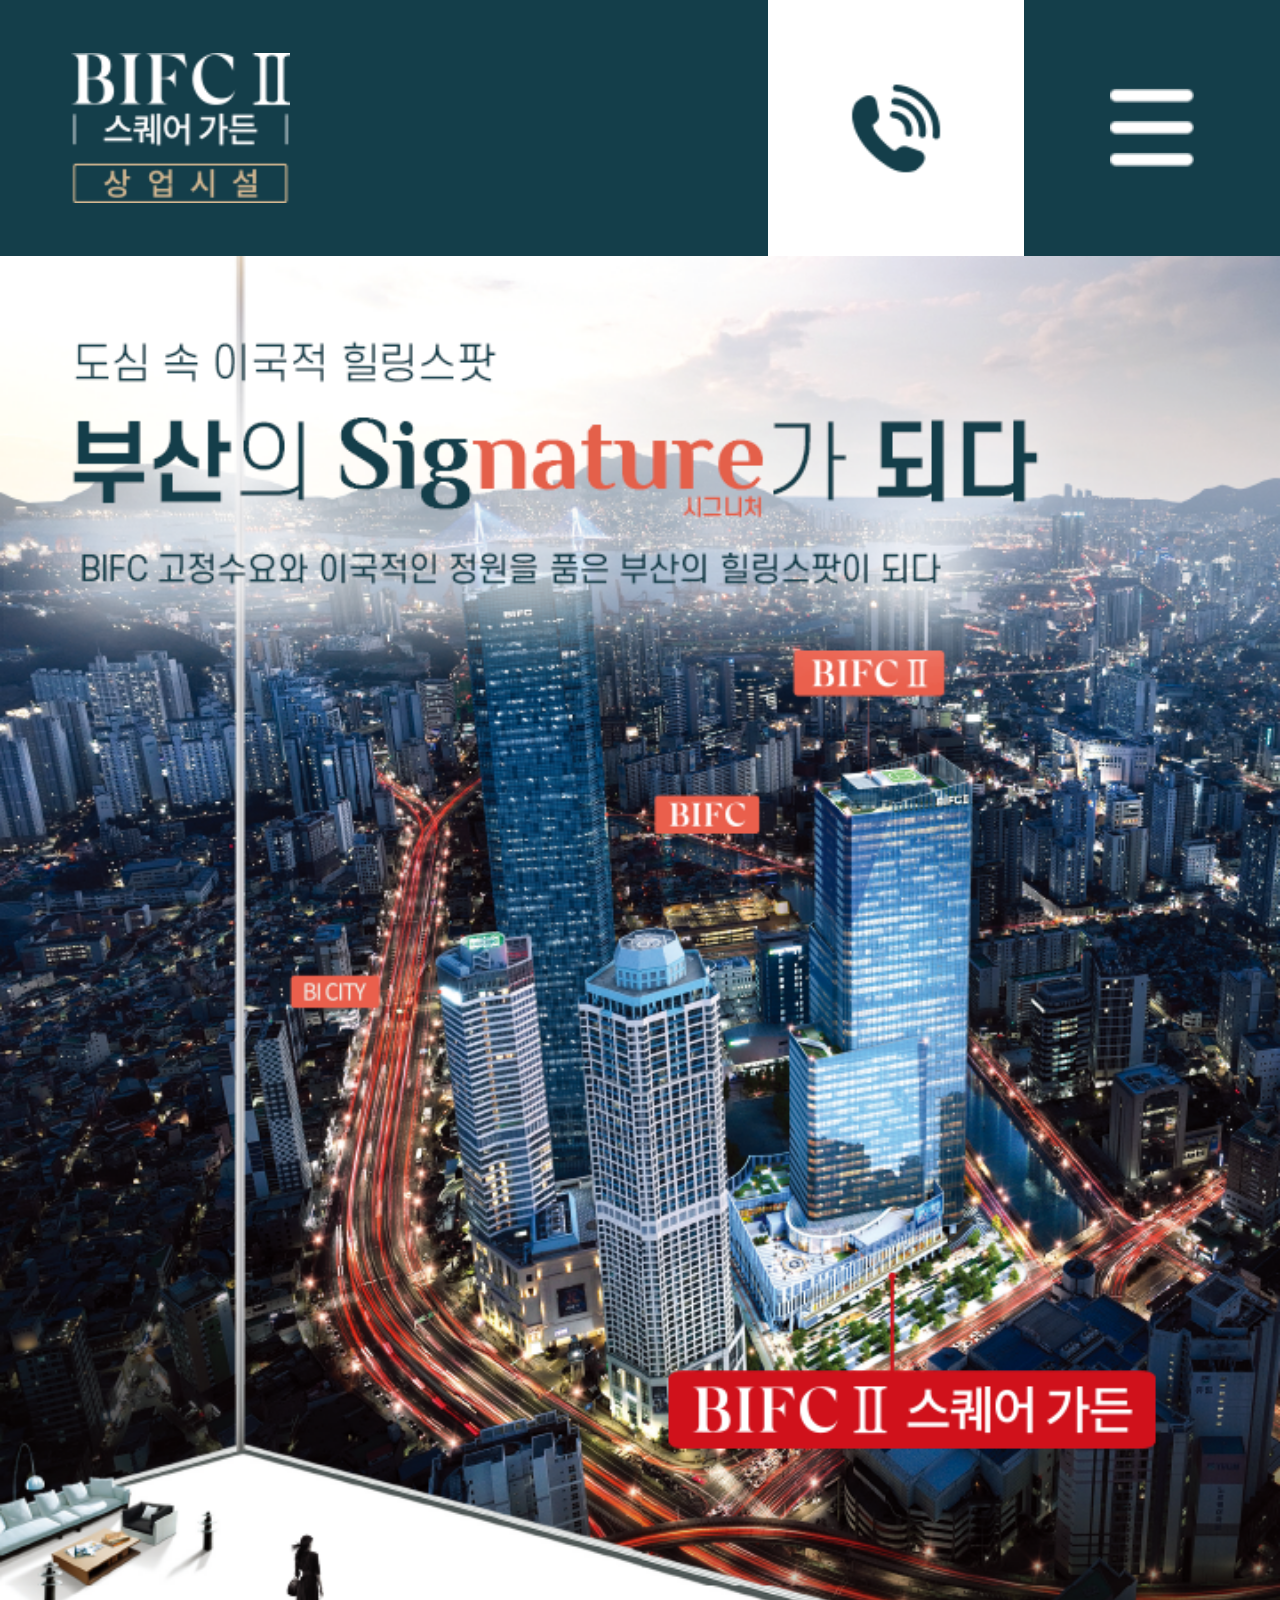
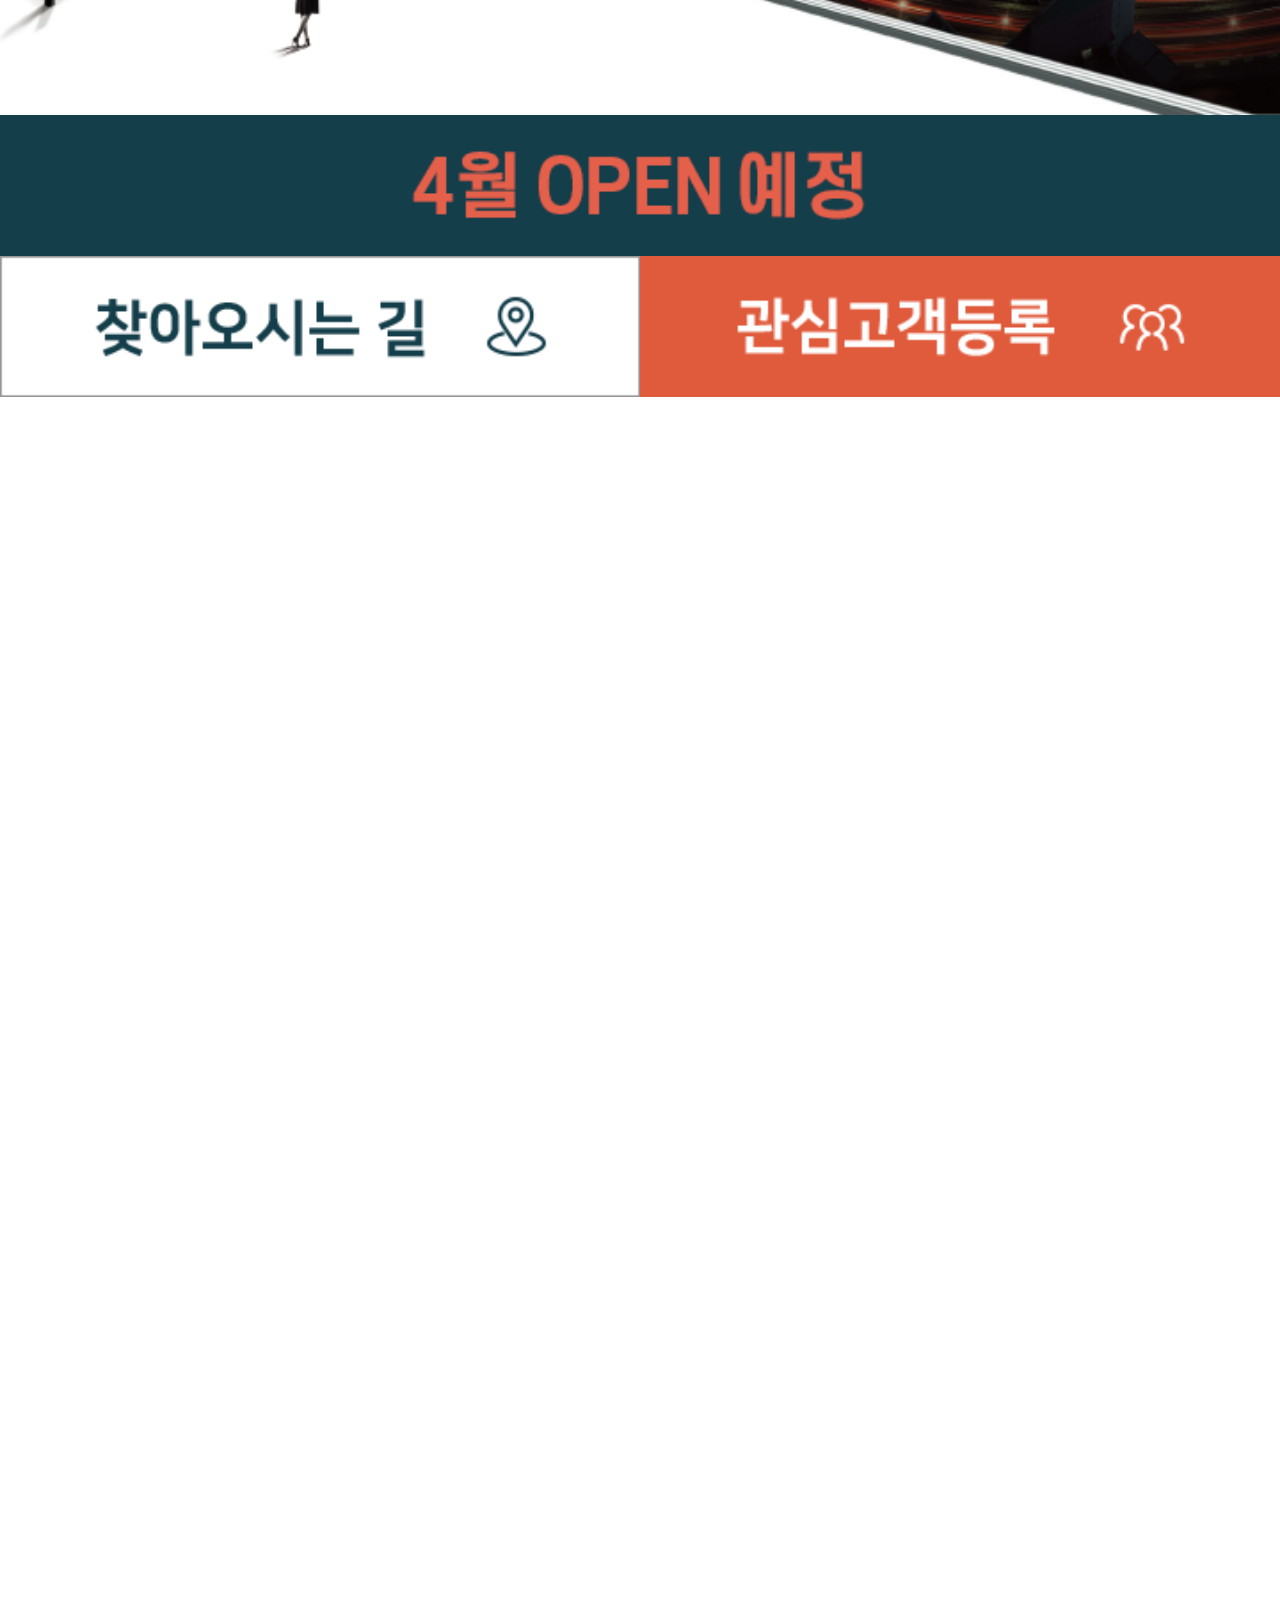
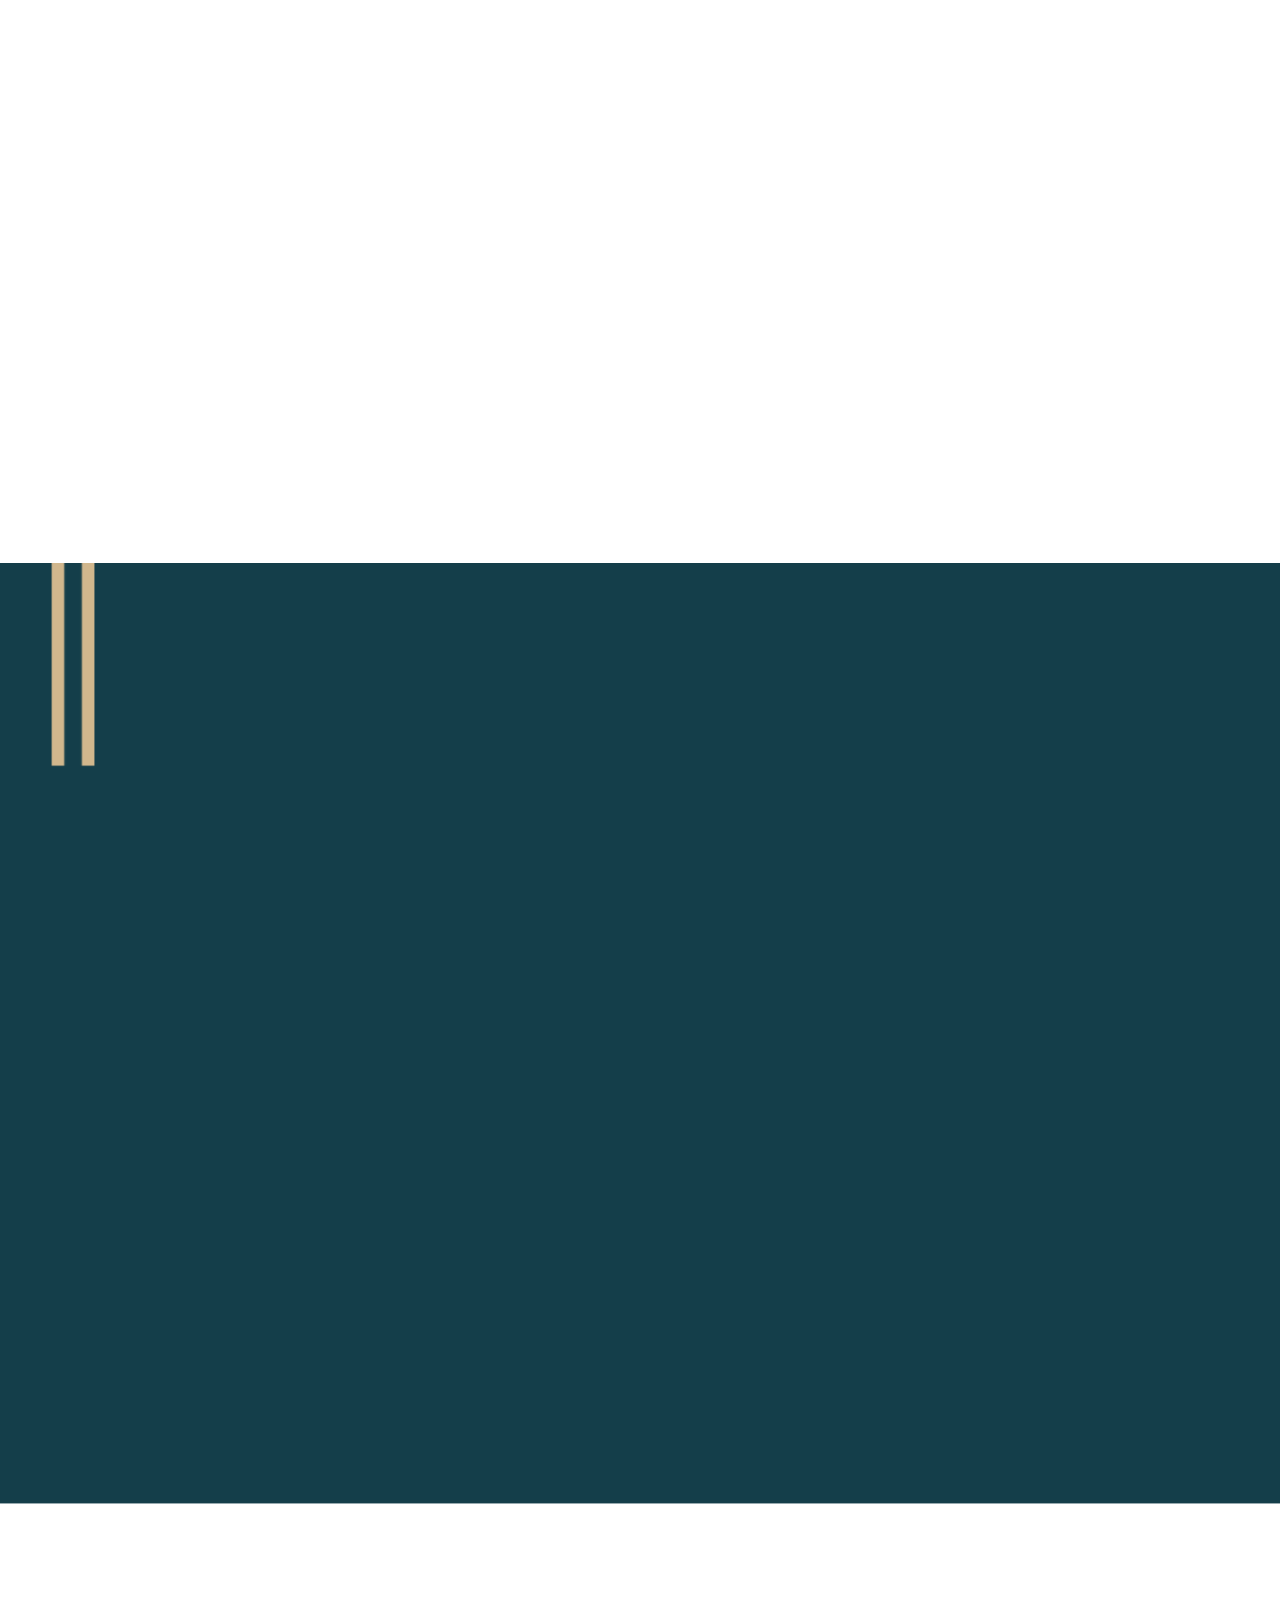
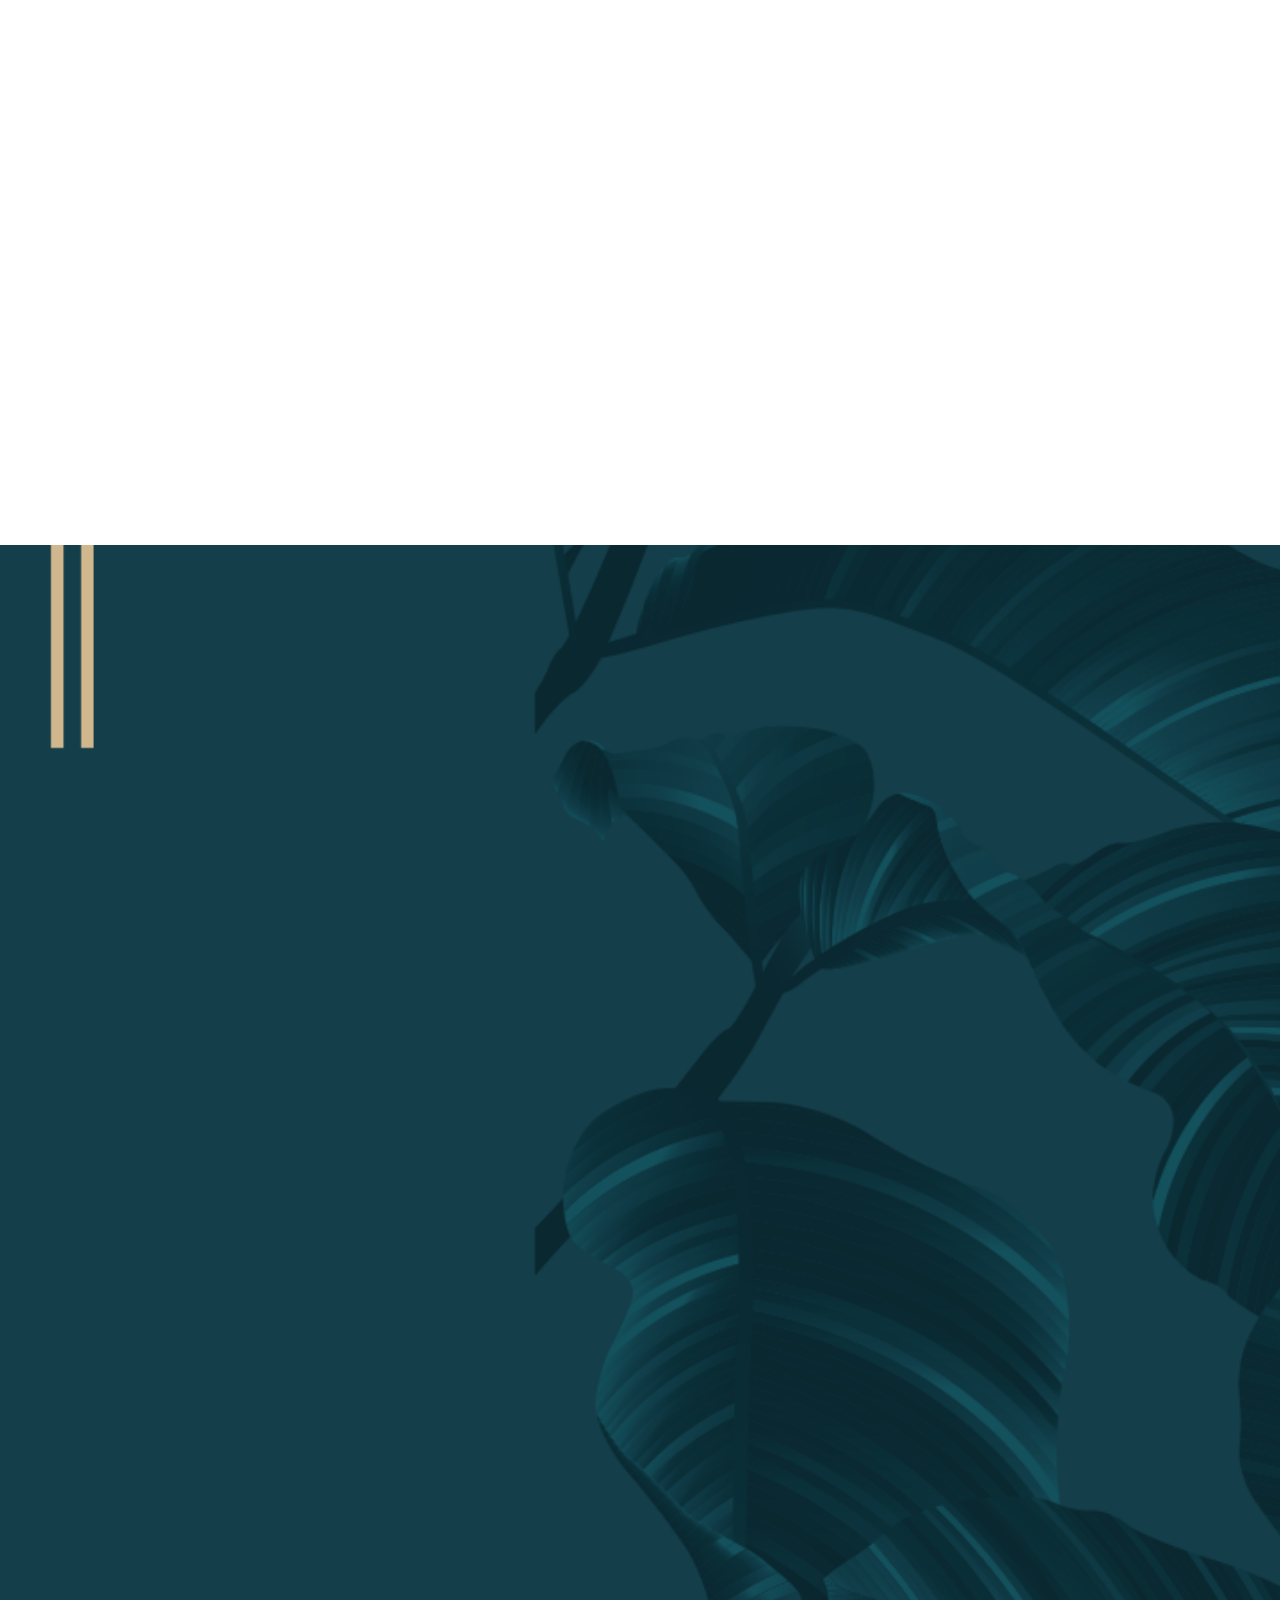
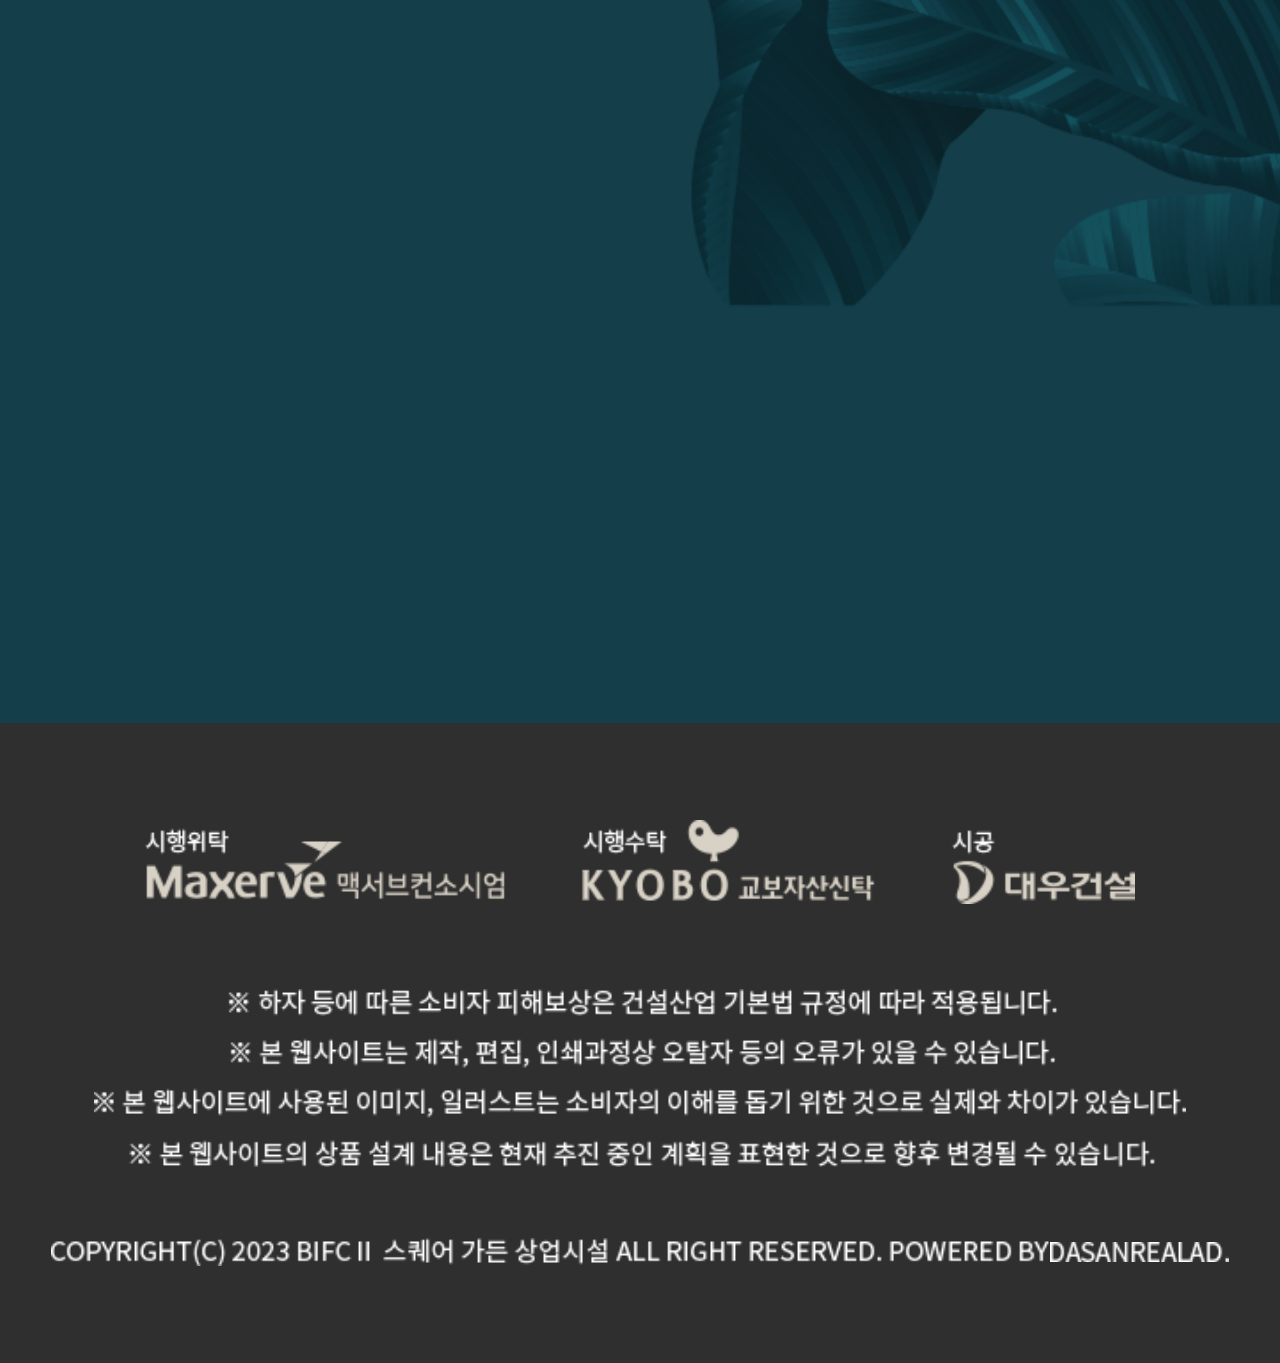
<file: index.html>
<!DOCTYPE html>
<html lang="ko">
  <head>
    <meta charset="UTF-8" />
    <meta http-equiv="X-UA-Compatible" content="IE=edge" />
    <meta name="viewport" content="width=device-width, initial-scale=1.0" />
    <title>BIFC2</title>
    <meta
      name="description"
      content="국제금융혁신도시를 완성하는 프리미엄 하이라이트 BIFCⅡ 오피스/지식산업센터/지원시설"
    />
    <meta
      name="keywords"
      content="BIFCⅡ 오피스|지식산업센터|지원시설, BIFCⅡ 지식산업센터, BIFC 지식산업센터, BIFC2, bifc2, bifcⅡ"
    />
    <link rel="canonical" href="http://bifc2.co.kr" />
    <meta property="og:type" content="website" />
    <meta property="og:title" content="BIFCⅡ" />
    <meta
      property="og:description"
      content="국제금융혁신도시를 완성하는 프리미엄 하이라이트 BIFCⅡ 오피스|지식산업센터|지원시설"
    />

    <link rel="stylesheet" href="css/reset.css" />
    <link rel="stylesheet" href="css/slick.css" />
    <link rel="stylesheet" href="css/common.css" />
    <link rel="stylesheet" href="css/style.css" />
    <link rel="stylesheet" href="css/sub.css" />

    <meta property="og:image" content="../meta/thumb.jpg" />
    <!-- <link rel="shortcut icon" href="../meta/favicon.ico" /> -->

    <script src="js/jquery-3.6.0.min.js"></script>
    <script src="js/scroll_event_class.js"></script>
    <script src="js/common.js"></script>
    <script src="js/slick.min.js"></script>
    <script src="js/main.js"></script>
  </head>
  <body>
    <!-- wrep -->
    <div class="wrep">
      <!-- header -->
      <header class="header">
        <div class="inner">
          <h1 class="logo">
            <a href="index.html">
              <img src="image/logo.png" alt="로고" class="logo_on" />
              <img src="image/logo_a.png" alt="로고" class="logo_off" />
            </a>
          </h1>

          <div class="header-cont">
            <a href="tel:051-908-8000" class="call">
              <img src="image/call.png" alt="전화" />
            </a>

            <div class="menu">
              <div>
                <span><img src="image/menu_span.png" alt="" /></span>
                <span><img src="image/menu_span.png" alt="" /></span>
                <span><img src="image/menu_span.png" alt="" /></span>
              </div>
            </div>
          </div>
        </div>

        <div class="meun-bar" style="background: url(image/bg_ww.png)">
          <ul
            id="menu-box"
            class="menu-box"
            style="background: url(image/bg_ww.png)"
          >
            <li>
              <a href="planning.html"
                ><img src="image/manu01-01.jpg" alt=""
              /></a>
            </li>
            <li>
              <a href="location.html"
                ><img src="image/manu02-01.jpg" alt=""
              /></a>
            </li>
            <li>
              <a href="premium.html"
                ><img src="image/manu03-01.jpg" alt=""
              /></a>
            </li>
            <li>
              <a href="special_design.html"
                ><img src="image/manu04-01.jpg" alt=""
              /></a>
            </li>
            <!-- <li>
              <a href="contact.html"
                ><img src="image/manu05-01.jpg" alt=""
              /></a>
            </li> -->
            <li>
              <a href="news.html">
                <img src="image/manu06-01.jpg" alt="" />
              </a>
            </li>
            <!-- <li>
              <a href="customer.html"
                ><img src="image/manu07-01.jpg" alt=""
              /></a>
            </li> -->
          </ul>
        </div>

        <!-- <div class="meun-bar">
          <ul id="menu-box" class="menu-box">
            <li>
              <div class="link"></div>
              <ul class="submenu">
                <li><a href=""></a></li>
                <li><a href=""></a></li>
                <li><a href=""></a></li>
                <li><a href=""></a></li>
              </ul>
            </li>
            <li>
              <div class="link"></div>
              <ul class="submenu">
                <li><a href=""></a></li>
                <li><a href=""></a></li>
                <li><a href=""></a></li>
                <li><a href=""></a></li>
              </ul>
            </li>
            <li>
              <div class="link"></div>
              <ul class="submenu">
                <li><a href=""></a></li>
                <li><a href=""></a></li>
                <li><a href=""></a></li>
                <li><a href=""></a></li>
              </ul>
            </li>
            <li>
              <div class="link"></div>
              <ul class="submenu">
                <li><a href=""></a></li>
                <li><a href=""></a></li>
                <li><a href=""></a></li>
                <li><a href=""></a></li>
              </ul>
            </li>
            <li>
              <div class="link"></div>
              <ul class="submenu">
                <li><a href=""></a></li>
                <li><a href=""></a></li>
                <li><a href=""></a></li>
                <li><a href=""></a></li>
              </ul>
            </li>
            <li>
              <div class="link"></div>
              <ul class="submenu">
                <li><a href=""></a></li>
                <li><a href=""></a></li>
                <li><a href=""></a></li>
                <li><a href=""></a></li>
              </ul>
            </li>            
          </ul>
        </div> -->
      </header>

      <main class="main">
        <!-- sec01 visual -->
        <section class="sec01 visual">
          <div class="v_contents"></div>
          <div class="desc">
            <div class="item item01">
              <img src="image/open.png" alt="" />
            </div>

            <div>
              <a href="contact.html" class="item item02">
                <img src="image/visual_item01.png" alt="" />
              </a>
              <a href="customer.html" class="item item03">
                <img src="image/visual_item02.png" alt="" />
              </a>
            </div>
          </div>
        </section>

        <!-- sec02 premium -->
        <section class="sec02 premium">
          <div class="inner">
            <div class="title ani-L">
              <img src="image/pr_title.png" alt="" />
            </div>

            <div class="pr_cont ani-R">
              <img src="image/pr_p.png" alt="" class="pr_arrow pr_p" />
              <div class="pr_slider">
                <div><img src="image/premium01.png" alt="" /></div>
                <div><img src="image/premium02.png" alt="" /></div>
                <div><img src="image/premium03.png" alt="" /></div>
                <div><img src="image/premium04.png" alt="" /></div>
                <div><img src="image/premium05.png" alt="" /></div>
              </div>
              <img src="image/pr_n.png" alt="" class="pr_arrow pr_n" />
            </div>
          </div>
        </section>

        <!-- sec03 location -->
        <section class="sec03 location">
          <div class="inner">
            <div class="title ani-R">
              <img src="image/lo_title01.png" alt="" class="title01" />
              <img src="image/lo_title02.png" alt="" class="title02" />
              <img src="image/lo_title03.png" alt="" class="title03" />
            </div>

            <div class="lo_cont ani-L">
              <a
                href="location.html
              
              "
                class="rolling_cont"
              >
                <img src="image/rolling_t.png" alt="" class="rolling_t" />
                <img
                  src="image/rolling_arrow.png"
                  alt=""
                  class="rolling_arrow"
                />
              </a>

              <div class="lo_slider">
                <div><img src="image/location01.png" alt="" /></div>
                <div><img src="image/location02.png" alt="" /></div>
                <div><img src="image/location03.png" alt="" /></div>
                <div><img src="image/location04.png" alt="" /></div>
              </div>
            </div>
          </div>
        </section>

        <!-- sec04 contact -->
        <section class="sec04 contact">
          <div class="inner">
            <div class="title">
              <img
                src="image/contact_title01.png"
                alt=""
                class="title01 ani-L t-delay0_2"
              />
              <img
                src="image/contact_title02.png"
                alt=""
                class="title02 ani-R t-delay0_3"
              />
              <img
                src="image/contact_title03.png"
                alt=""
                class="title03 ani-L t-delay0_4"
              />
            </div>

            <div class="map_cont">
              <img src="image/contact_map.png" alt="" class="map ani-R" />
              <img
                src="image/contact_title04.png"
                alt=""
                class="title04 ani-L"
              />
            </div>

            <div class="map_link">
              <a href="" class="link contact_naver ani">
                <img src="image/contact_naver.png" alt="" />
              </a>
              <a href="" class="link contact_kakao ani">
                <img src="image/contact_kakao.png" alt="" />
              </a>
            </div>
          </div>
        </section>
      </main>

      <!-- footer -->
      <footer class="footer">
        <img src="image/foot_item.png" alt="" class="item" />
        <img src="image/foot_title01.png" alt="" class="title01" />

        <div class="desc">
          <img src="image/foot_title02.png" alt="" class="title02" />
          <a
            href="http://dsrealad.co.kr/website/renew/index.html"
            class="title03"
          >
            <img src="image/foot_title03.png" alt=""
          /></a>
        </div>
      </footer>
    </div>
  </body>
</html>
</file>
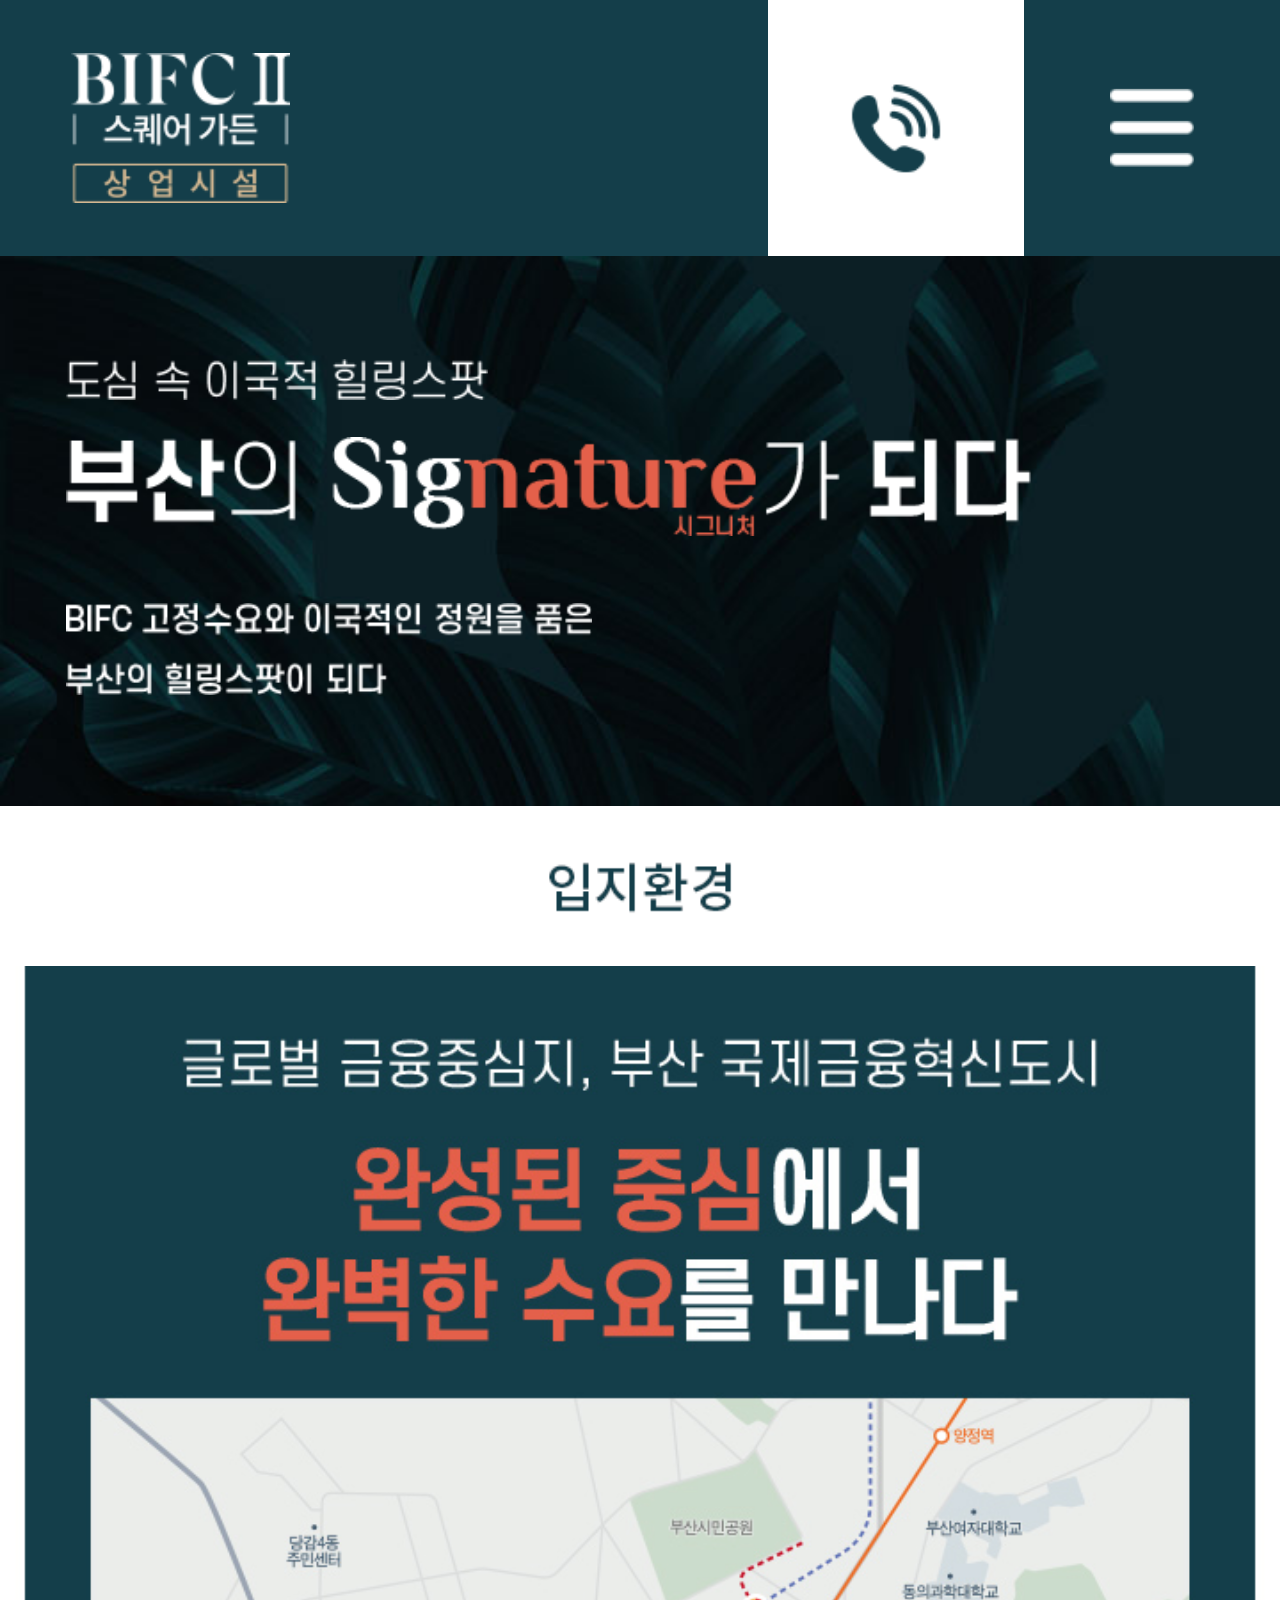
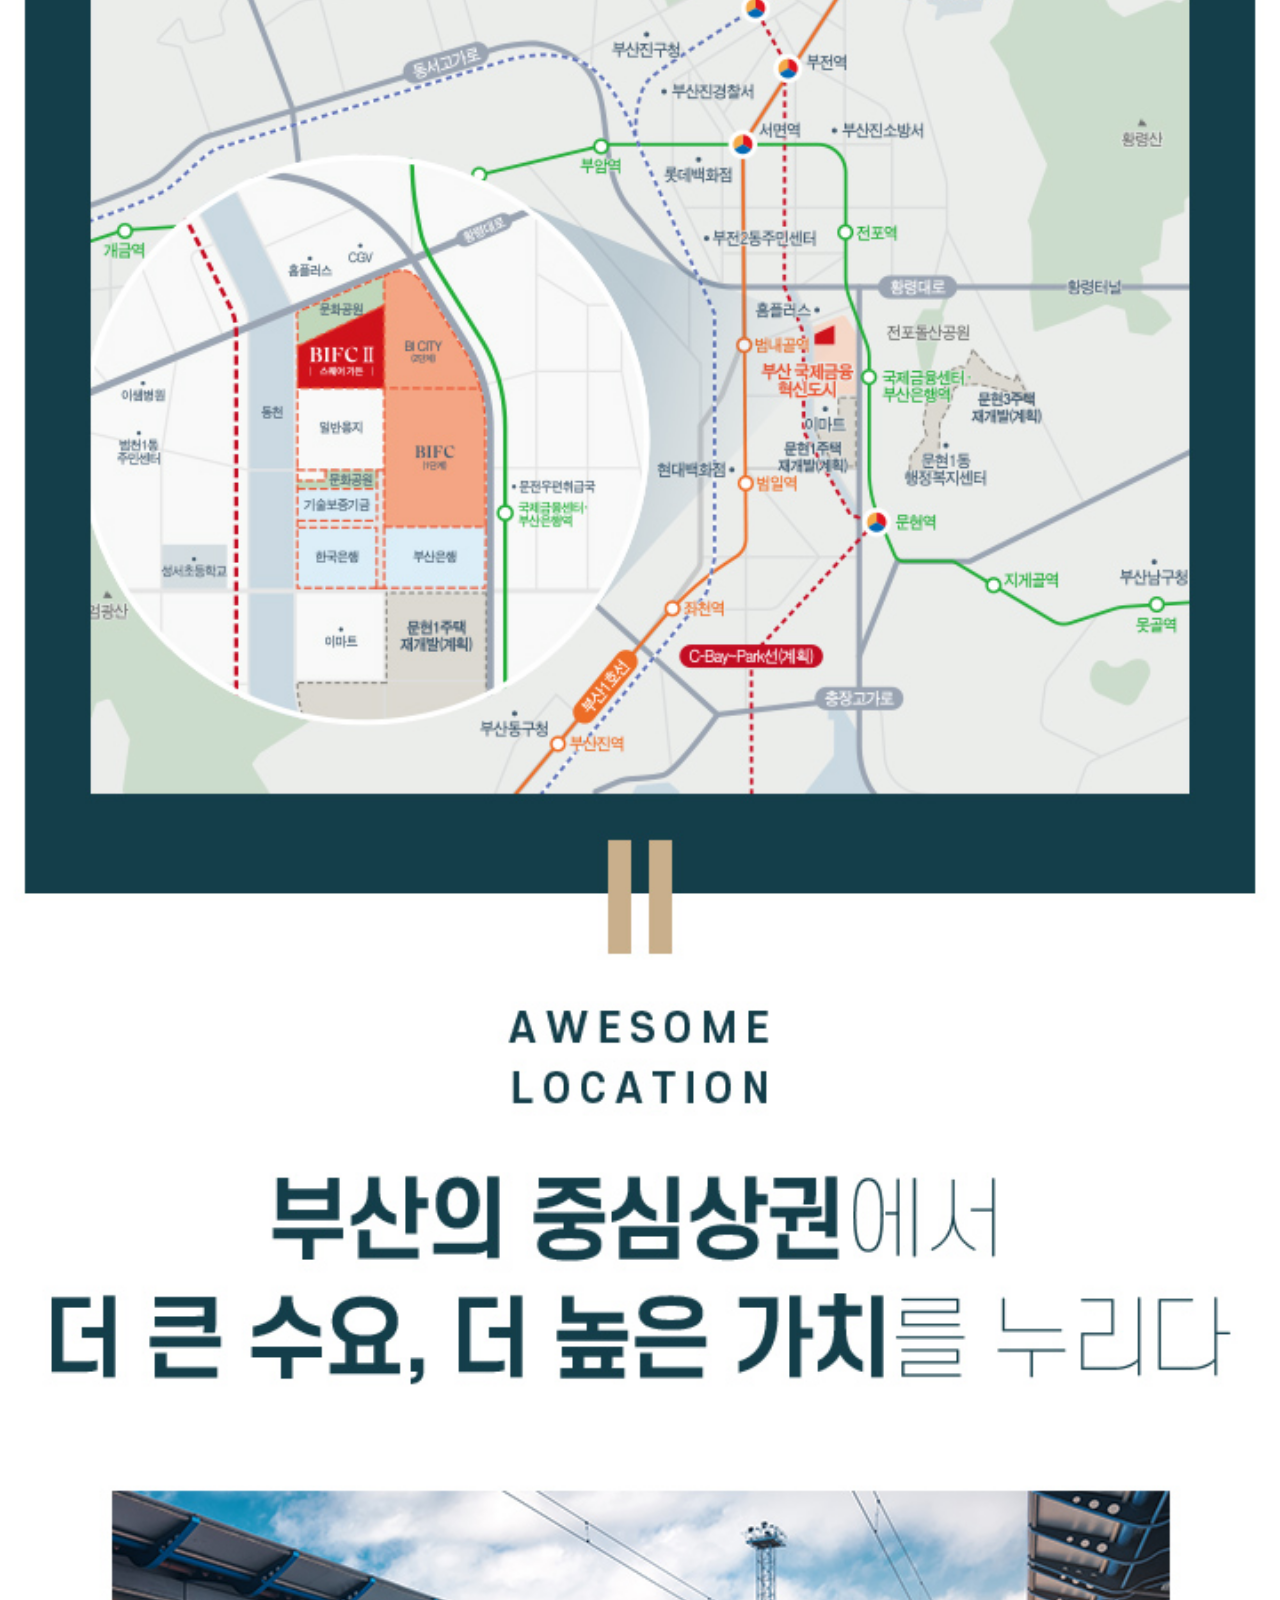
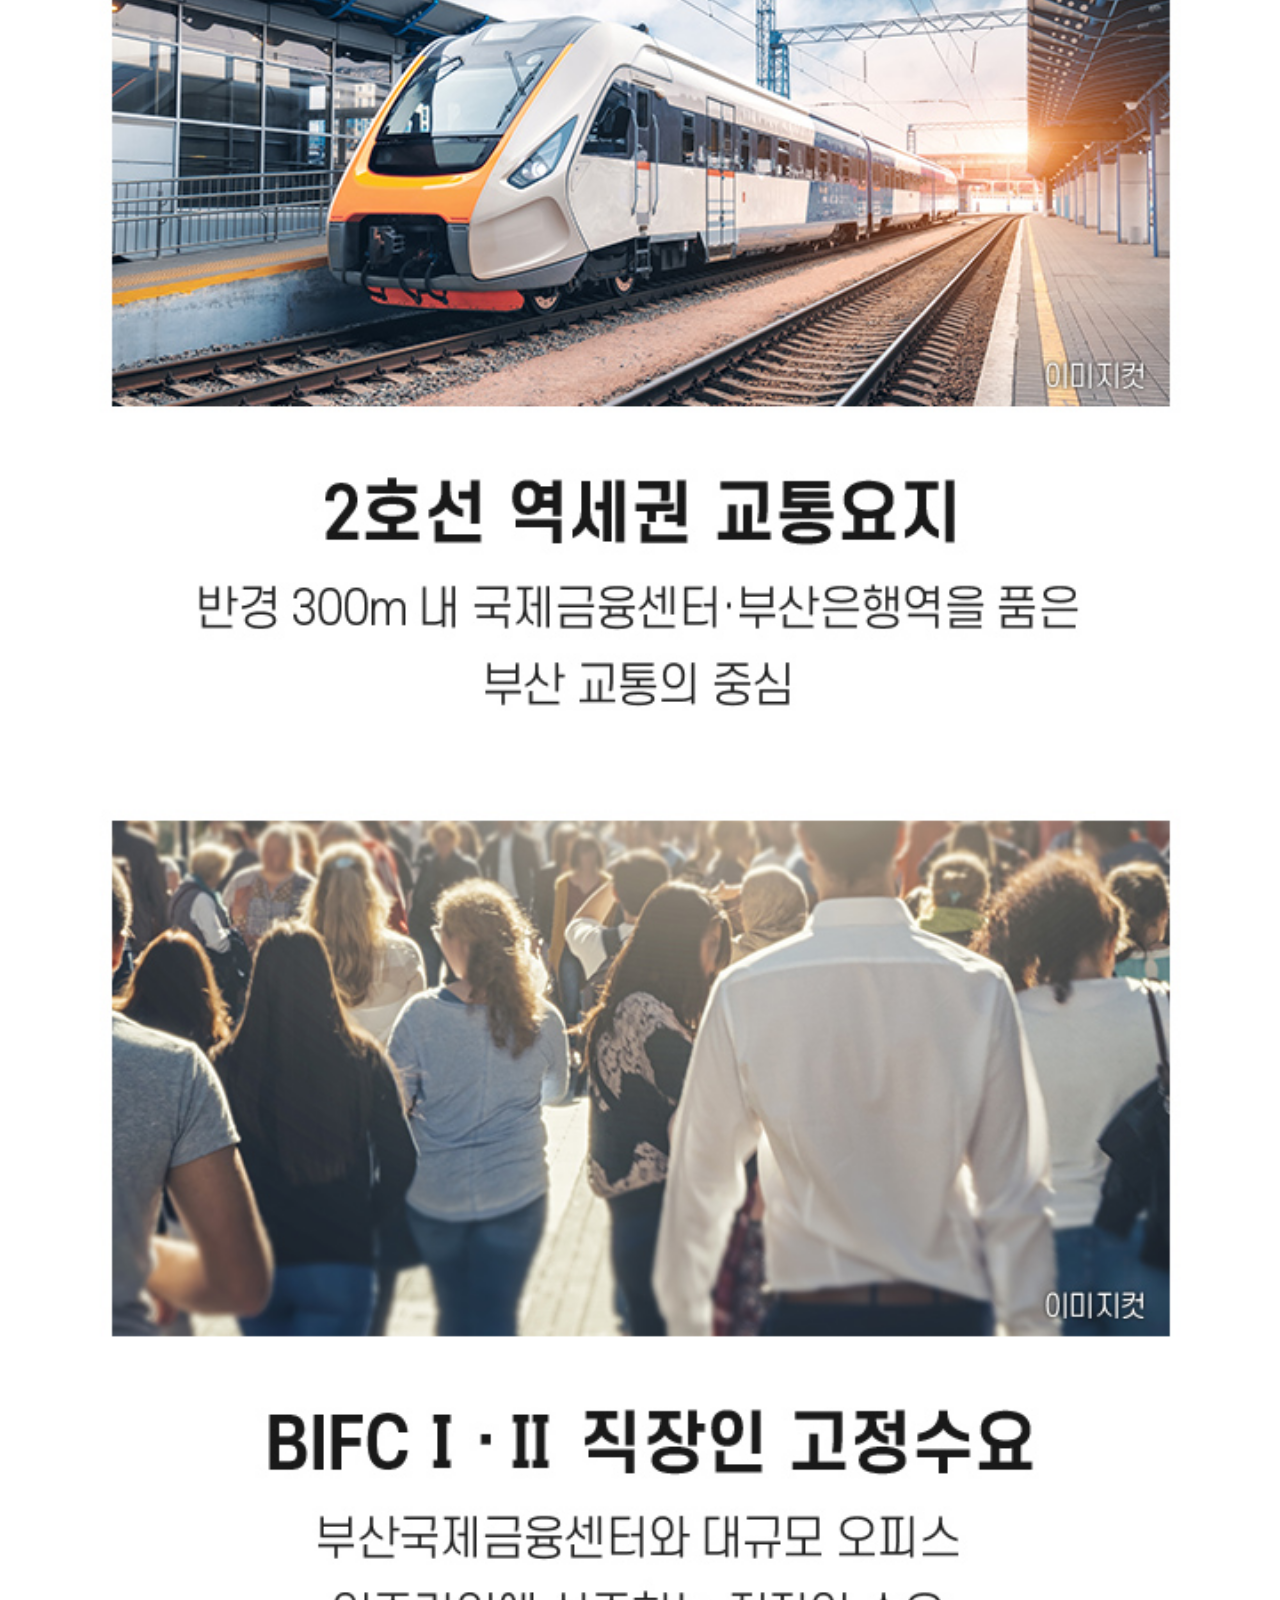
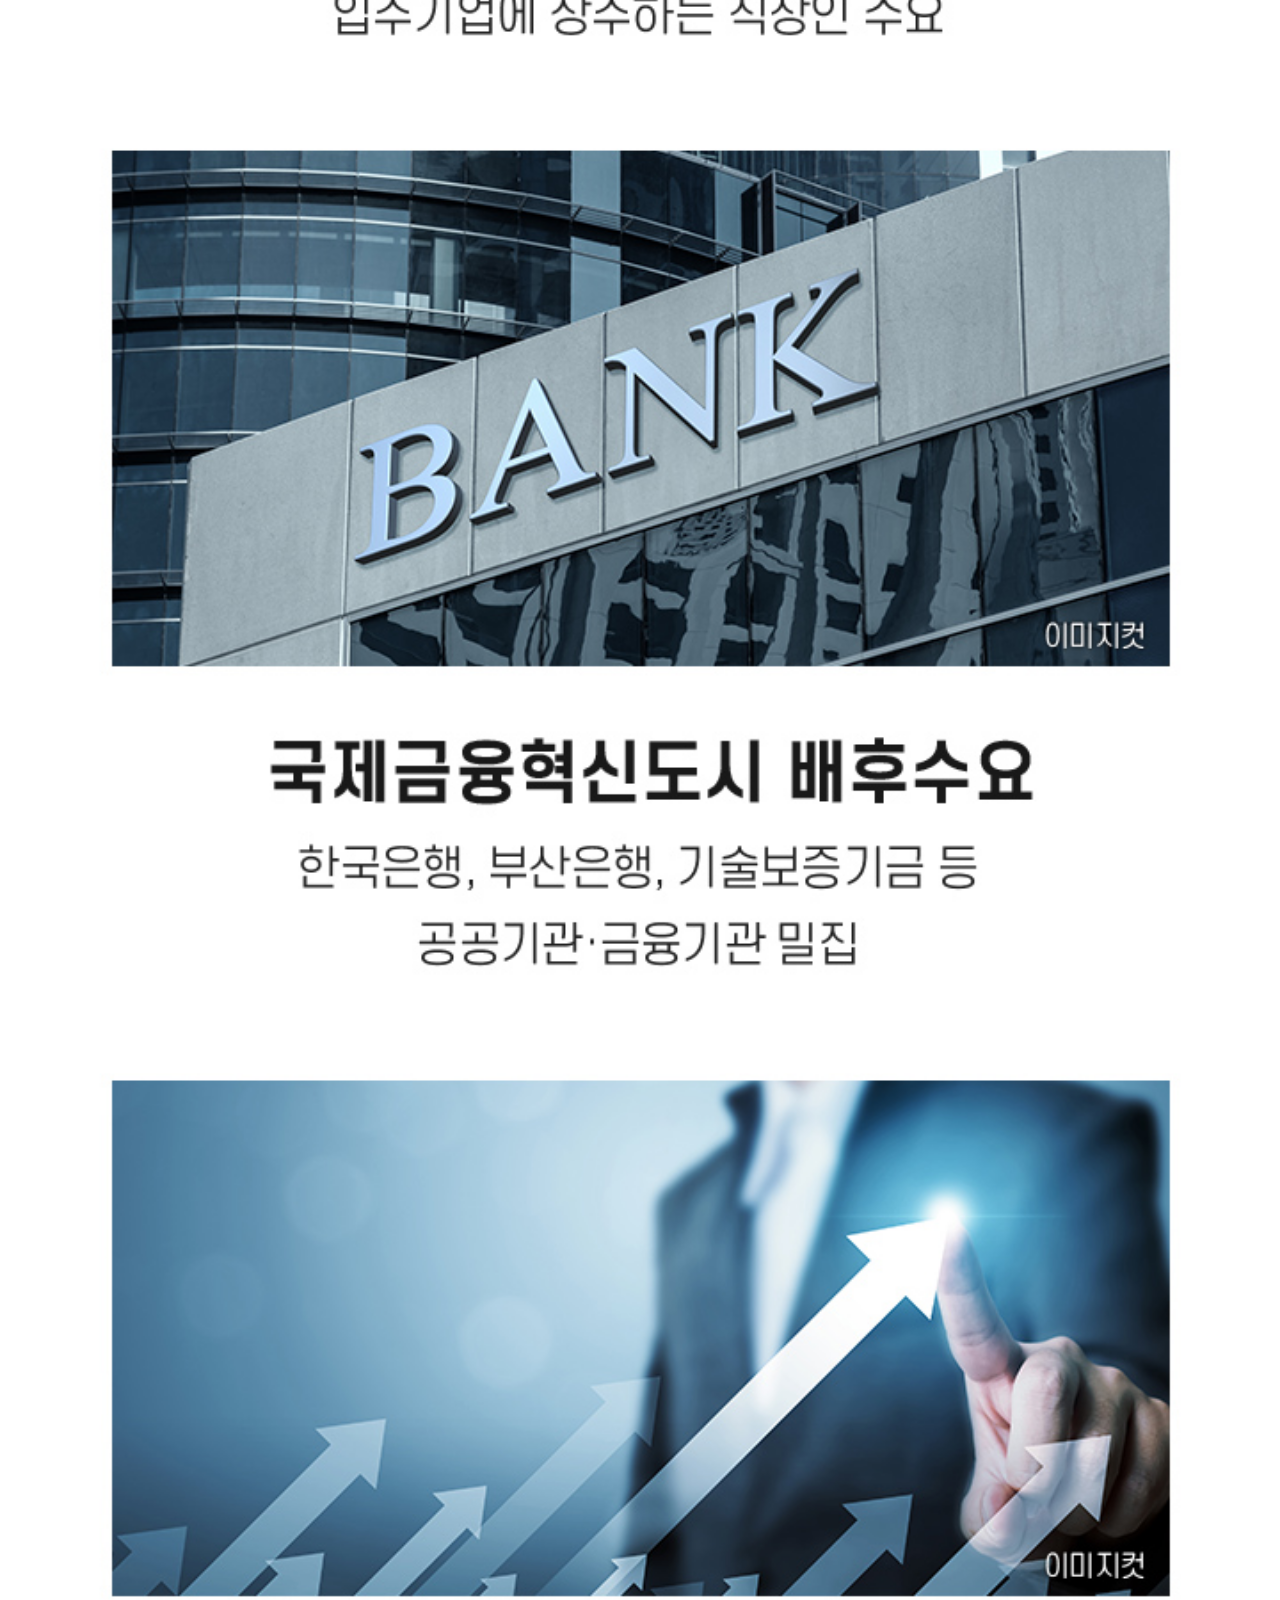
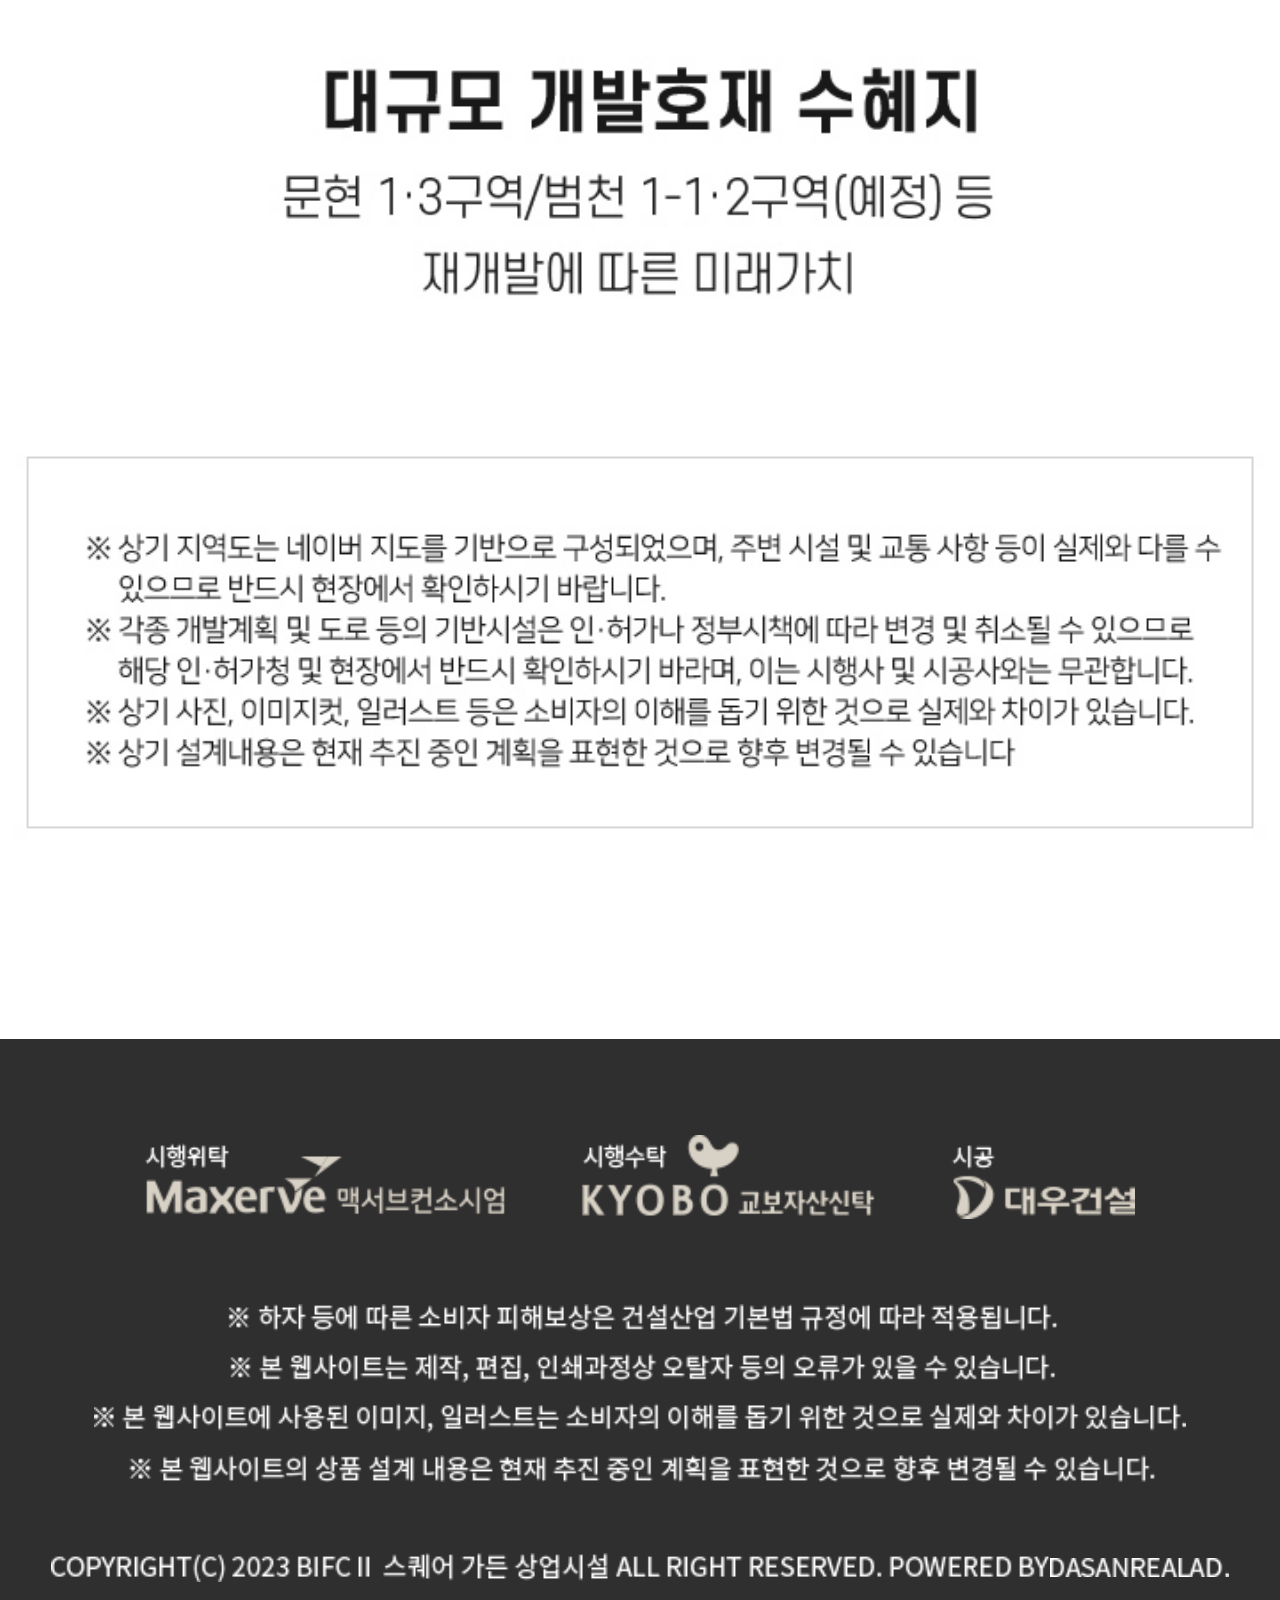
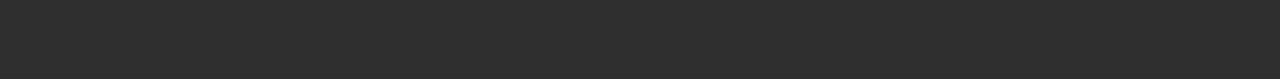
<file: location.html>
<!DOCTYPE html>
<html lang="ko">
  <head>
    <meta charset="UTF-8" />
    <meta http-equiv="X-UA-Compatible" content="IE=edge" />
    <meta name="viewport" content="width=device-width, initial-scale=1.0" />
    <title>BIFC2</title>
    <meta
      name="description"
      content="국제금융혁신도시를 완성하는 프리미엄 하이라이트 BIFCⅡ 오피스/지식산업센터/지원시설"
    />
    <meta
      name="keywords"
      content="BIFCⅡ 오피스|지식산업센터|지원시설, BIFCⅡ 지식산업센터, BIFC 지식산업센터, BIFC2, bifc2, bifcⅡ"
    />
    <link rel="canonical" href="http://bifc2.co.kr" />
    <meta property="og:type" content="website" />
    <meta property="og:title" content="BIFCⅡ" />
    <meta
      property="og:description"
      content="국제금융혁신도시를 완성하는 프리미엄 하이라이트 BIFCⅡ 오피스|지식산업센터|지원시설"
    />

    <link rel="stylesheet" href="css/reset.css" />
    <link rel="stylesheet" href="css/slick.css" />
    <link rel="stylesheet" href="css/common.css" />
    <link rel="stylesheet" href="css/style.css" />
    <link rel="stylesheet" href="css/sub.css" />

    <meta property="og:image" content="../meta/thumb.jpg" />
    <!-- <link rel="shortcut icon" href="../meta/favicon.ico" /> -->

    <script src="js/jquery-3.6.0.min.js"></script>
    <script src="js/common.js"></script>
    <script src="js/slick.min.js"></script>
    <script src="js/main.js"></script>
  </head>
  <body>
    <!-- wrep -->
    <div class="wrep">
      <!-- header -->
      <header class="header">
        <div class="inner">
          <h1 class="logo">
            <a href="index.html">
              <img src="image/logo.png" alt="로고" class="logo_on" />
              <img src="image/logo_a.png" alt="로고" class="logo_off" />
            </a>
          </h1>

          <div class="header-cont">
            <a href="tel:051-908-8000" class="call">
              <img src="image/call.png" alt="전화" />
            </a>

            <div class="menu">
              <div>
                <span><img src="image/menu_span.png" alt="" /></span>
                <span><img src="image/menu_span.png" alt="" /></span>
                <span><img src="image/menu_span.png" alt="" /></span>
              </div>
            </div>
          </div>
        </div>

        <div class="meun-bar" style="background: url(image/bg_ww.png)">
          <ul
            id="menu-box"
            class="menu-box"
            style="background: url(image/bg_ww.png)"
          >
            <li>
              <a href="planning.html"
                ><img src="image/manu01-01.jpg" alt=""
              /></a>
            </li>
            <li>
              <a href="location.html"
                ><img src="image/manu02-01.jpg" alt=""
              /></a>
            </li>
            <li>
              <a href="premium.html"
                ><img src="image/manu03-01.jpg" alt=""
              /></a>
            </li>
            <li>
              <a href="special_design.html"
                ><img src="image/manu04-01.jpg" alt=""
              /></a>
            </li>
            <!-- <li>
              <a href="contact.html"
                ><img src="image/manu05-01.jpg" alt=""
              /></a>
            </li> -->
            <li>
              <a href="news.html">
                <img src="image/manu06-01.jpg" alt="" />
              </a>
            </li>
            <!-- <li>
              <a href="customer.html"
                ><img src="image/manu07-01.jpg" alt=""
              /></a>
            </li> -->
          </ul>
        </div>

        <!-- <div class="meun-bar">
          <ul id="menu-box" class="menu-box">
            <li>
              <div class="link"></div>
              <ul class="submenu">
                <li><a href=""></a></li>
                <li><a href=""></a></li>
                <li><a href=""></a></li>
                <li><a href=""></a></li>
              </ul>
            </li>
            <li>
              <div class="link"></div>
              <ul class="submenu">
                <li><a href=""></a></li>
                <li><a href=""></a></li>
                <li><a href=""></a></li>
                <li><a href=""></a></li>
              </ul>
            </li>
            <li>
              <div class="link"></div>
              <ul class="submenu">
                <li><a href=""></a></li>
                <li><a href=""></a></li>
                <li><a href=""></a></li>
                <li><a href=""></a></li>
              </ul>
            </li>
            <li>
              <div class="link"></div>
              <ul class="submenu">
                <li><a href=""></a></li>
                <li><a href=""></a></li>
                <li><a href=""></a></li>
                <li><a href=""></a></li>
              </ul>
            </li>
            <li>
              <div class="link"></div>
              <ul class="submenu">
                <li><a href=""></a></li>
                <li><a href=""></a></li>
                <li><a href=""></a></li>
                <li><a href=""></a></li>
              </ul>
            </li>
            <li>
              <div class="link"></div>
              <ul class="submenu">
                <li><a href=""></a></li>
                <li><a href=""></a></li>
                <li><a href=""></a></li>
                <li><a href=""></a></li>
              </ul>
            </li>            
          </ul>
        </div> -->
      </header>

      <section class="sub">
        <div class="sub_top">
          <div class="title">
            <img src="image/sub/title01.png" alt="" class="title01" />
            <img src="image/sub/title02.png" alt="" class="title02" />
            <img src="image/sub/title03.png" alt="" class="title03" />
          </div>
        </div>

        <div class="page_title">
          <img src="image/sub/sub_m_t02-01.png" alt="" />
        </div>

        <div class="page">
          <img src="sub/garden/mo/location.jpg" alt="입지" />
        </div>
      </section>

      <!-- footer -->
      <footer class="footer">
        <img src="image/foot_item.png" alt="" class="item" />
        <img src="image/foot_title01.png" alt="" class="title01" />

        <div class="desc">
          <img src="image/foot_title02.png" alt="" class="title02" />
          <a
            href="http://dsrealad.co.kr/website/renew/index.html"
            class="title03"
          >
            <img src="image/foot_title03.png" alt=""
          /></a>
        </div>
      </footer>
    </div>
  </body>
</html>
</file>
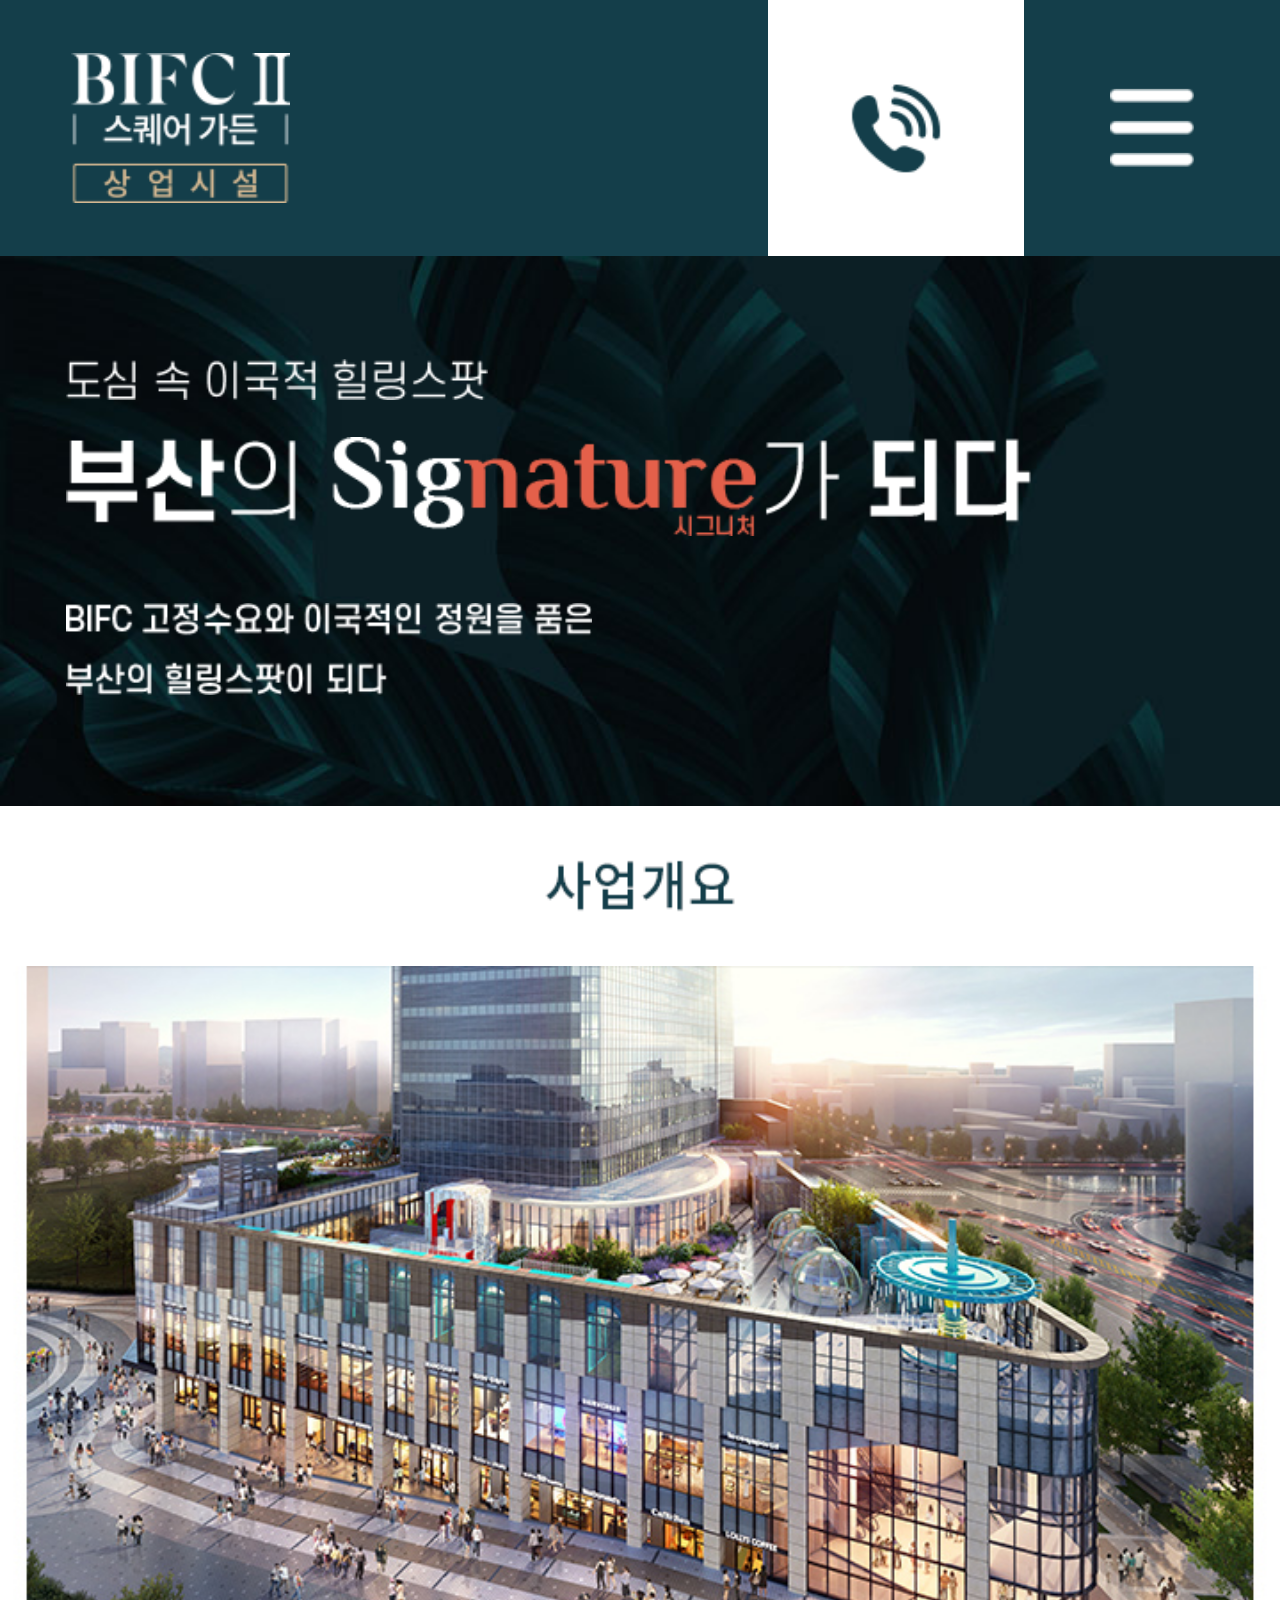
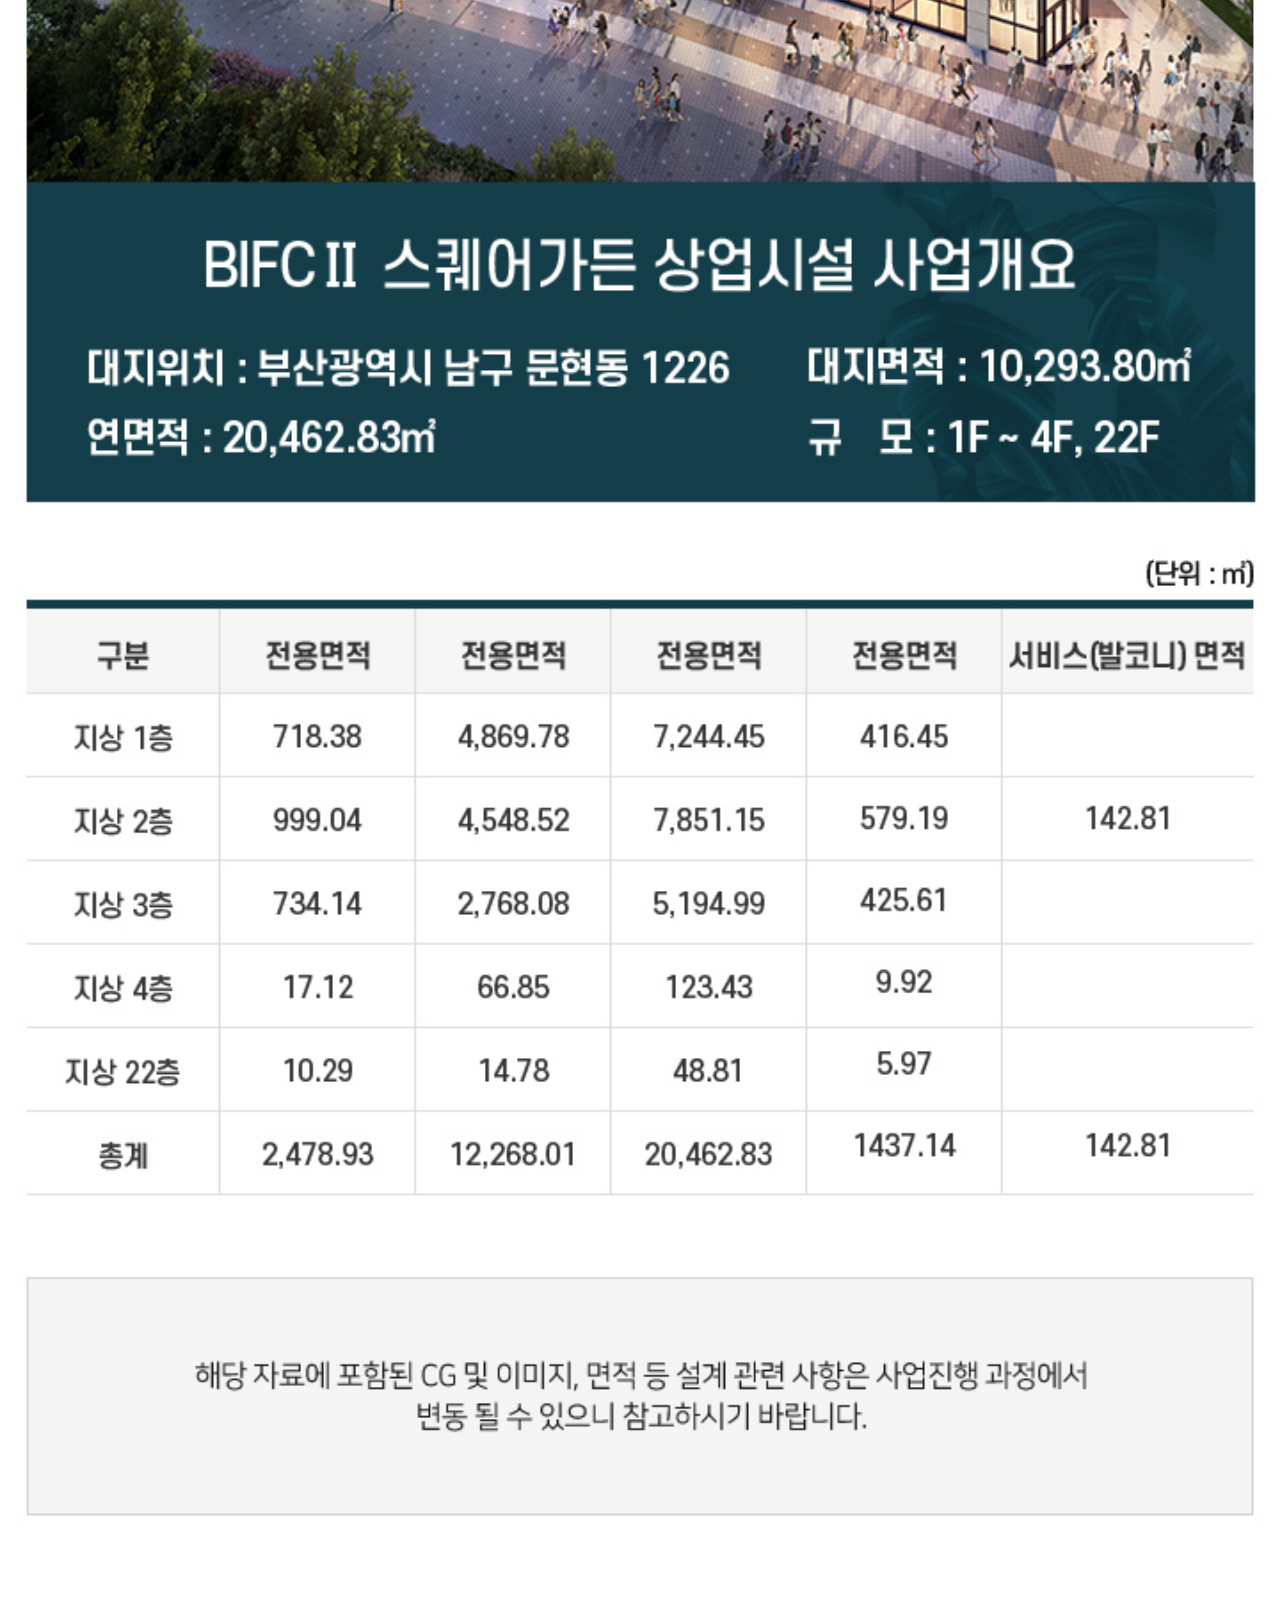
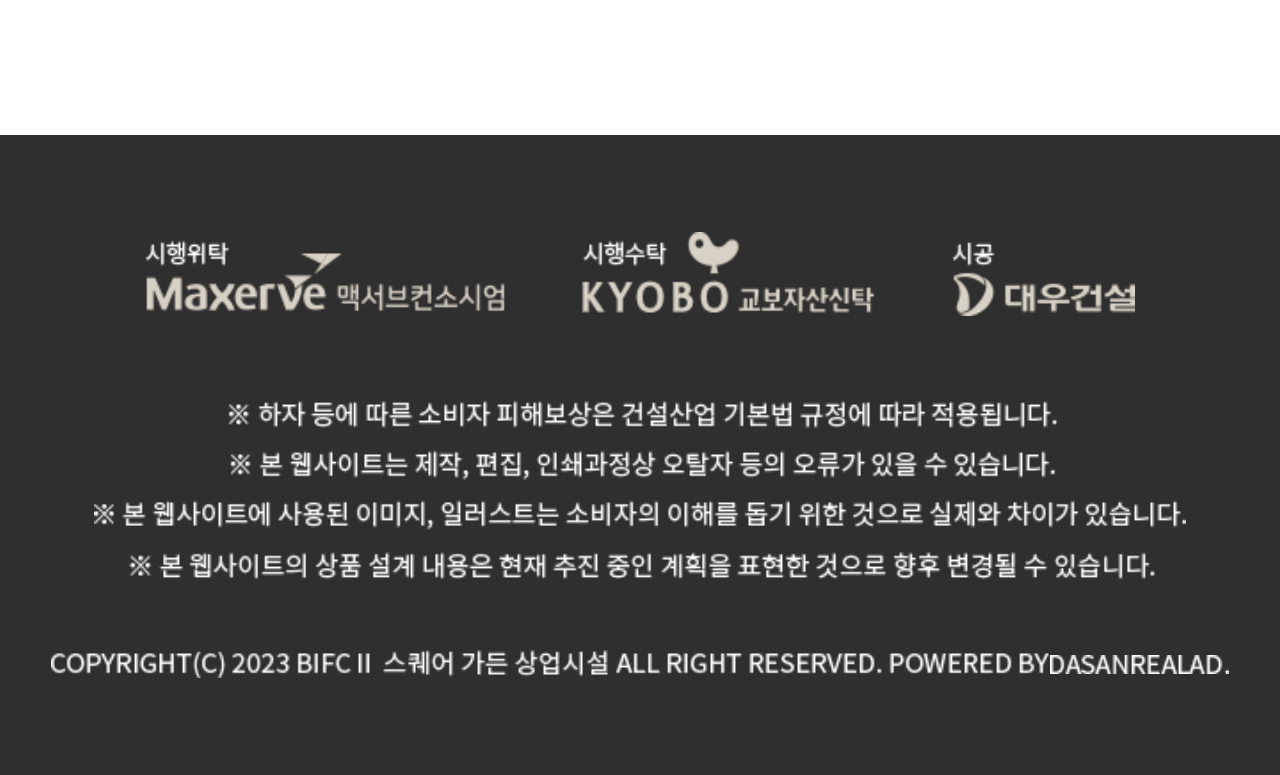
<file: planning.html>
<!DOCTYPE html>
<html lang="ko">
  <head>
    <meta charset="UTF-8" />
    <meta http-equiv="X-UA-Compatible" content="IE=edge" />
    <meta name="viewport" content="width=device-width, initial-scale=1.0" />
    <title>BIFC2</title>
    <meta
      name="description"
      content="국제금융혁신도시를 완성하는 프리미엄 하이라이트 BIFCⅡ 오피스/지식산업센터/지원시설"
    />
    <meta
      name="keywords"
      content="BIFCⅡ 오피스|지식산업센터|지원시설, BIFCⅡ 지식산업센터, BIFC 지식산업센터, BIFC2, bifc2, bifcⅡ"
    />
    <link rel="canonical" href="http://bifc2.co.kr" />
    <meta property="og:type" content="website" />
    <meta property="og:title" content="BIFCⅡ" />
    <meta
      property="og:description"
      content="국제금융혁신도시를 완성하는 프리미엄 하이라이트 BIFCⅡ 오피스|지식산업센터|지원시설"
    />

    <link rel="stylesheet" href="css/reset.css" />
    <link rel="stylesheet" href="css/slick.css" />
    <link rel="stylesheet" href="css/common.css" />
    <link rel="stylesheet" href="css/style.css" />
    <link rel="stylesheet" href="css/sub.css" />

    <meta property="og:image" content="../meta/thumb.jpg" />
    <!-- <link rel="shortcut icon" href="../meta/favicon.ico" /> -->

    <script src="js/jquery-3.6.0.min.js"></script>
    <script src="js/common.js"></script>
    <script src="js/slick.min.js"></script>
    <script src="js/main.js"></script>
  </head>
  <body>
    <!-- wrep -->
    <div class="wrep">
      <!-- header -->
      <header class="header">
        <div class="inner">
          <h1 class="logo">
            <a href="index.html">
              <img src="image/logo.png" alt="로고" class="logo_on" />
              <img src="image/logo_a.png" alt="로고" class="logo_off" />
            </a>
          </h1>

          <div class="header-cont">
            <a href="tel:051-908-8000" class="call">
              <img src="image/call.png" alt="전화" />
            </a>

            <div class="menu">
              <div>
                <span><img src="image/menu_span.png" alt="" /></span>
                <span><img src="image/menu_span.png" alt="" /></span>
                <span><img src="image/menu_span.png" alt="" /></span>
              </div>
            </div>
          </div>
        </div>

        <div class="meun-bar" style="background: url(image/bg_ww.png)">
          <ul
            id="menu-box"
            class="menu-box"
            style="background: url(image/bg_ww.png)"
          >
            <li>
              <a href="planning.html"
                ><img src="image/manu01-01.jpg" alt=""
              /></a>
            </li>
            <li>
              <a href="location.html"
                ><img src="image/manu02-01.jpg" alt=""
              /></a>
            </li>
            <li>
              <a href="premium.html"
                ><img src="image/manu03-01.jpg" alt=""
              /></a>
            </li>
            <li>
              <a href="special_design.html"
                ><img src="image/manu04-01.jpg" alt=""
              /></a>
            </li>
            <!-- <li>
              <a href="contact.html"
                ><img src="image/manu05-01.jpg" alt=""
              /></a>
            </li> -->
            <li>
              <a href="news.html">
                <img src="image/manu06-01.jpg" alt="" />
              </a>
            </li>
            <!-- <li>
              <a href="customer.html"
                ><img src="image/manu07-01.jpg" alt=""
              /></a>
            </li> -->
          </ul>
        </div>

        <!-- <div class="meun-bar">
          <ul id="menu-box" class="menu-box">
            <li>
              <div class="link"></div>
              <ul class="submenu">
                <li><a href=""></a></li>
                <li><a href=""></a></li>
                <li><a href=""></a></li>
                <li><a href=""></a></li>
              </ul>
            </li>
            <li>
              <div class="link"></div>
              <ul class="submenu">
                <li><a href=""></a></li>
                <li><a href=""></a></li>
                <li><a href=""></a></li>
                <li><a href=""></a></li>
              </ul>
            </li>
            <li>
              <div class="link"></div>
              <ul class="submenu">
                <li><a href=""></a></li>
                <li><a href=""></a></li>
                <li><a href=""></a></li>
                <li><a href=""></a></li>
              </ul>
            </li>
            <li>
              <div class="link"></div>
              <ul class="submenu">
                <li><a href=""></a></li>
                <li><a href=""></a></li>
                <li><a href=""></a></li>
                <li><a href=""></a></li>
              </ul>
            </li>
            <li>
              <div class="link"></div>
              <ul class="submenu">
                <li><a href=""></a></li>
                <li><a href=""></a></li>
                <li><a href=""></a></li>
                <li><a href=""></a></li>
              </ul>
            </li>
            <li>
              <div class="link"></div>
              <ul class="submenu">
                <li><a href=""></a></li>
                <li><a href=""></a></li>
                <li><a href=""></a></li>
                <li><a href=""></a></li>
              </ul>
            </li>            
          </ul>
        </div> -->
      </header>

      <section class="sub">
        <div class="sub_top">
          <div class="title">
            <img src="image/sub/title01.png" alt="" class="title01" />
            <img src="image/sub/title02.png" alt="" class="title02" />
            <img src="image/sub/title03.png" alt="" class="title03" />
          </div>
        </div>

        <div class="page_title">
          <img src="image/sub/sub_m_t01-01.png" alt="" />
        </div>

        <div class="page">
          <img src="sub/garden/mo/planning.jpg" alt="사업개요" />
        </div>
      </section>

      <!-- footer -->
      <footer class="footer">
        <img src="image/foot_item.png" alt="" class="item" />
        <img src="image/foot_title01.png" alt="" class="title01" />

        <div class="desc">
          <img src="image/foot_title02.png" alt="" class="title02" />
          <a
            href="http://dsrealad.co.kr/website/renew/index.html"
            class="title03"
          >
            <img src="image/foot_title03.png" alt=""
          /></a>
        </div>
      </footer>
    </div>
  </body>
</html>
</file>
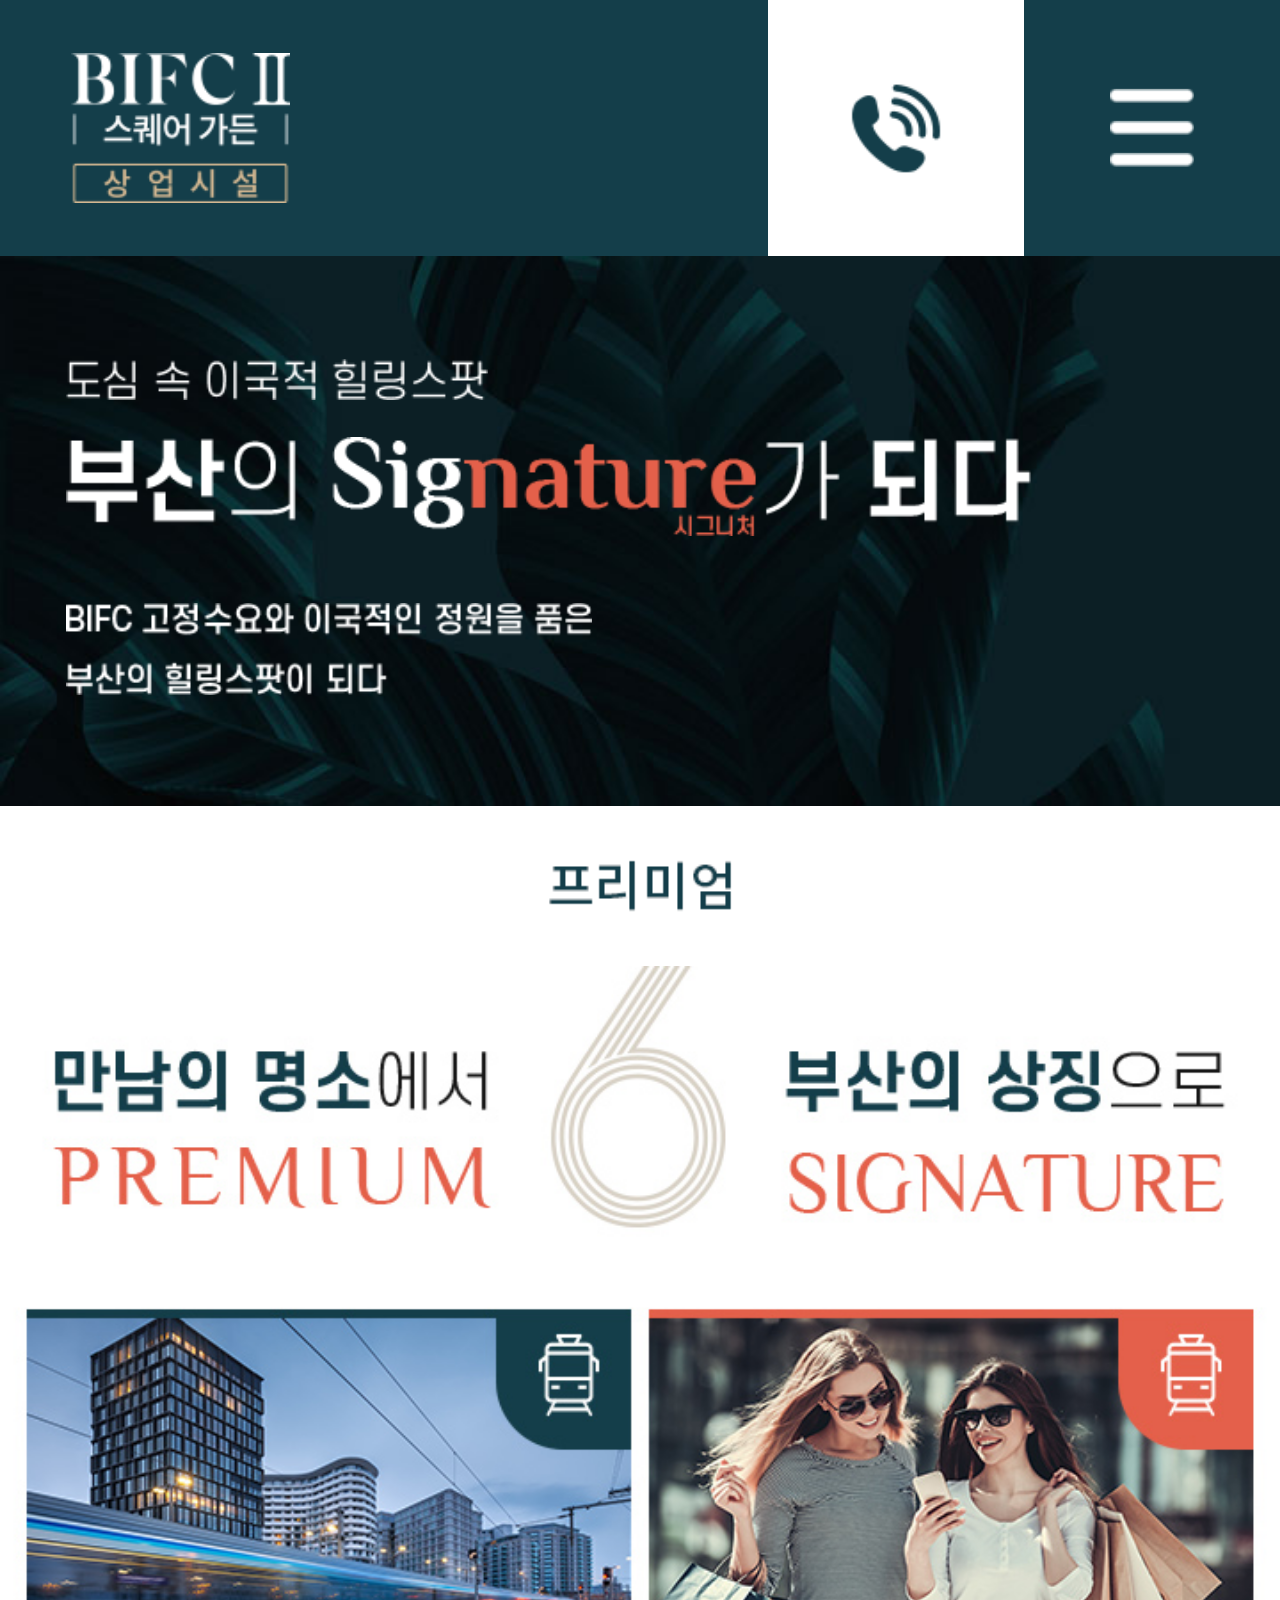
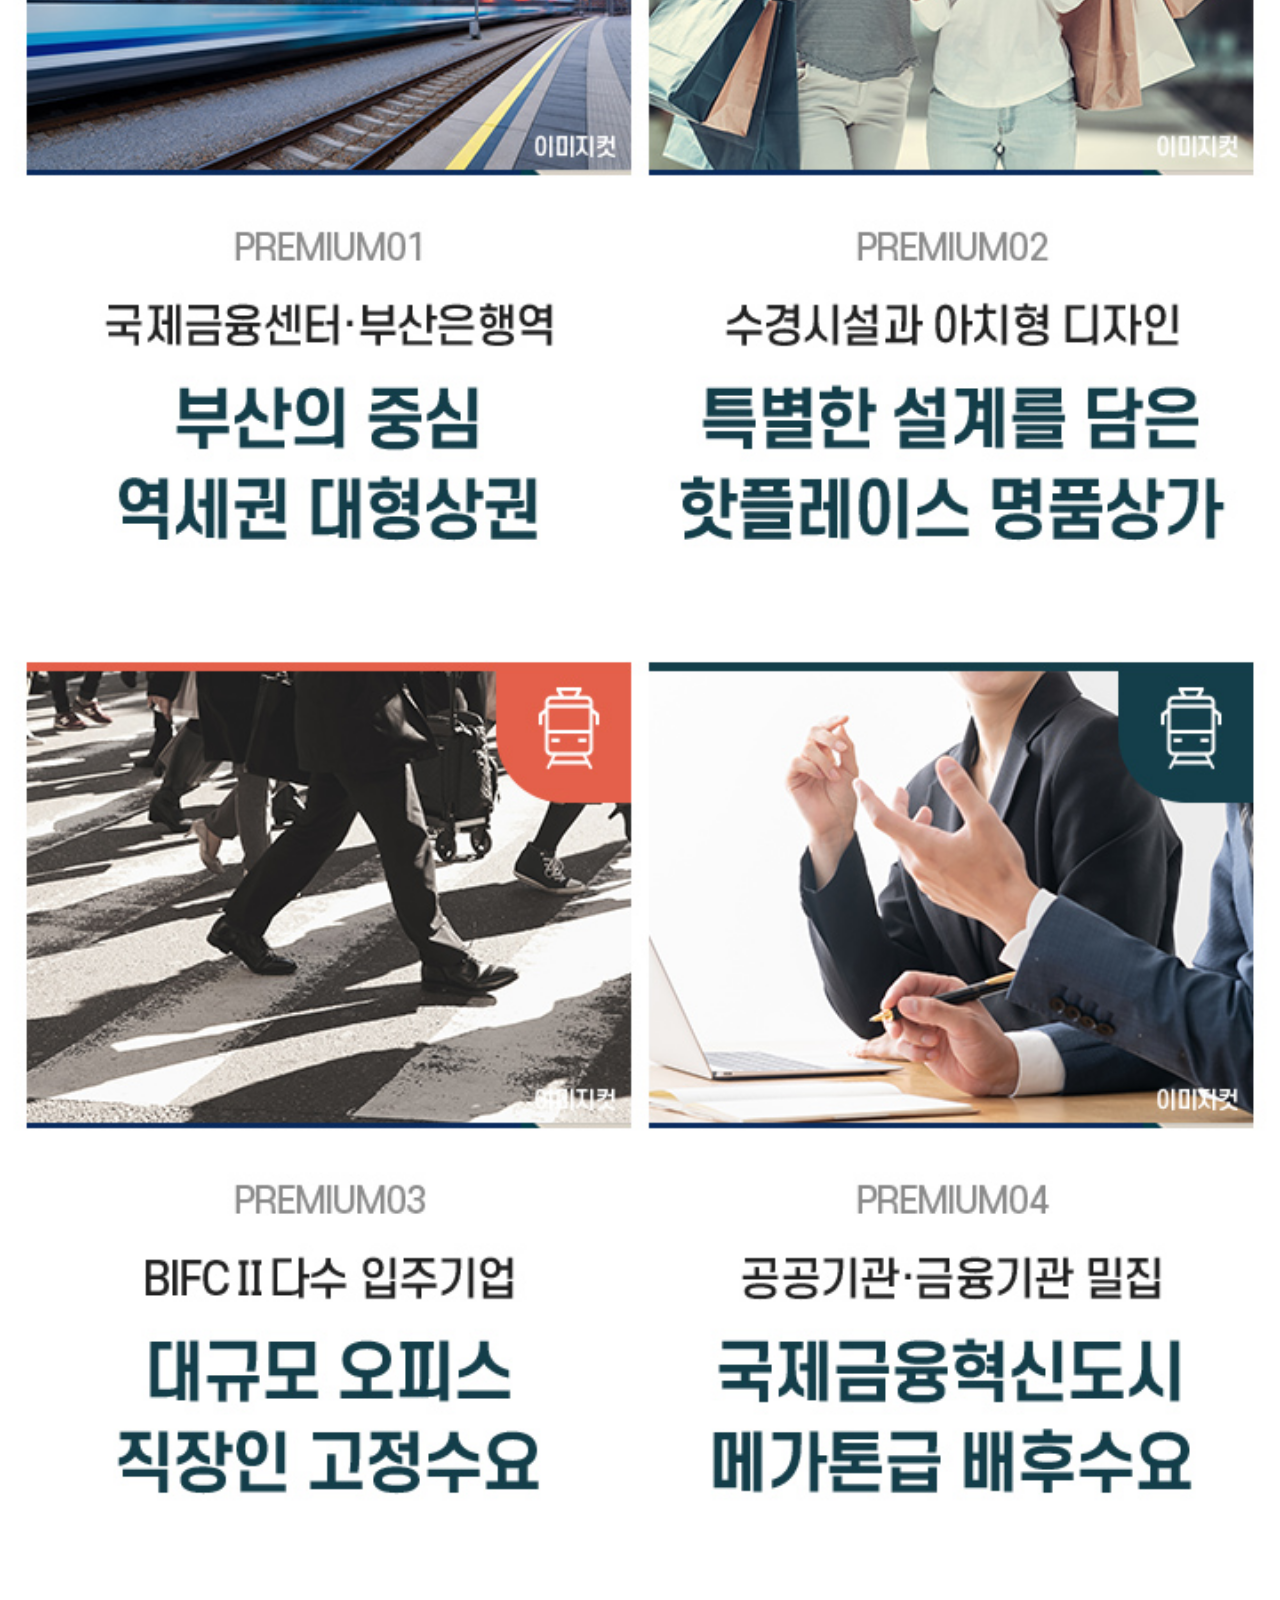
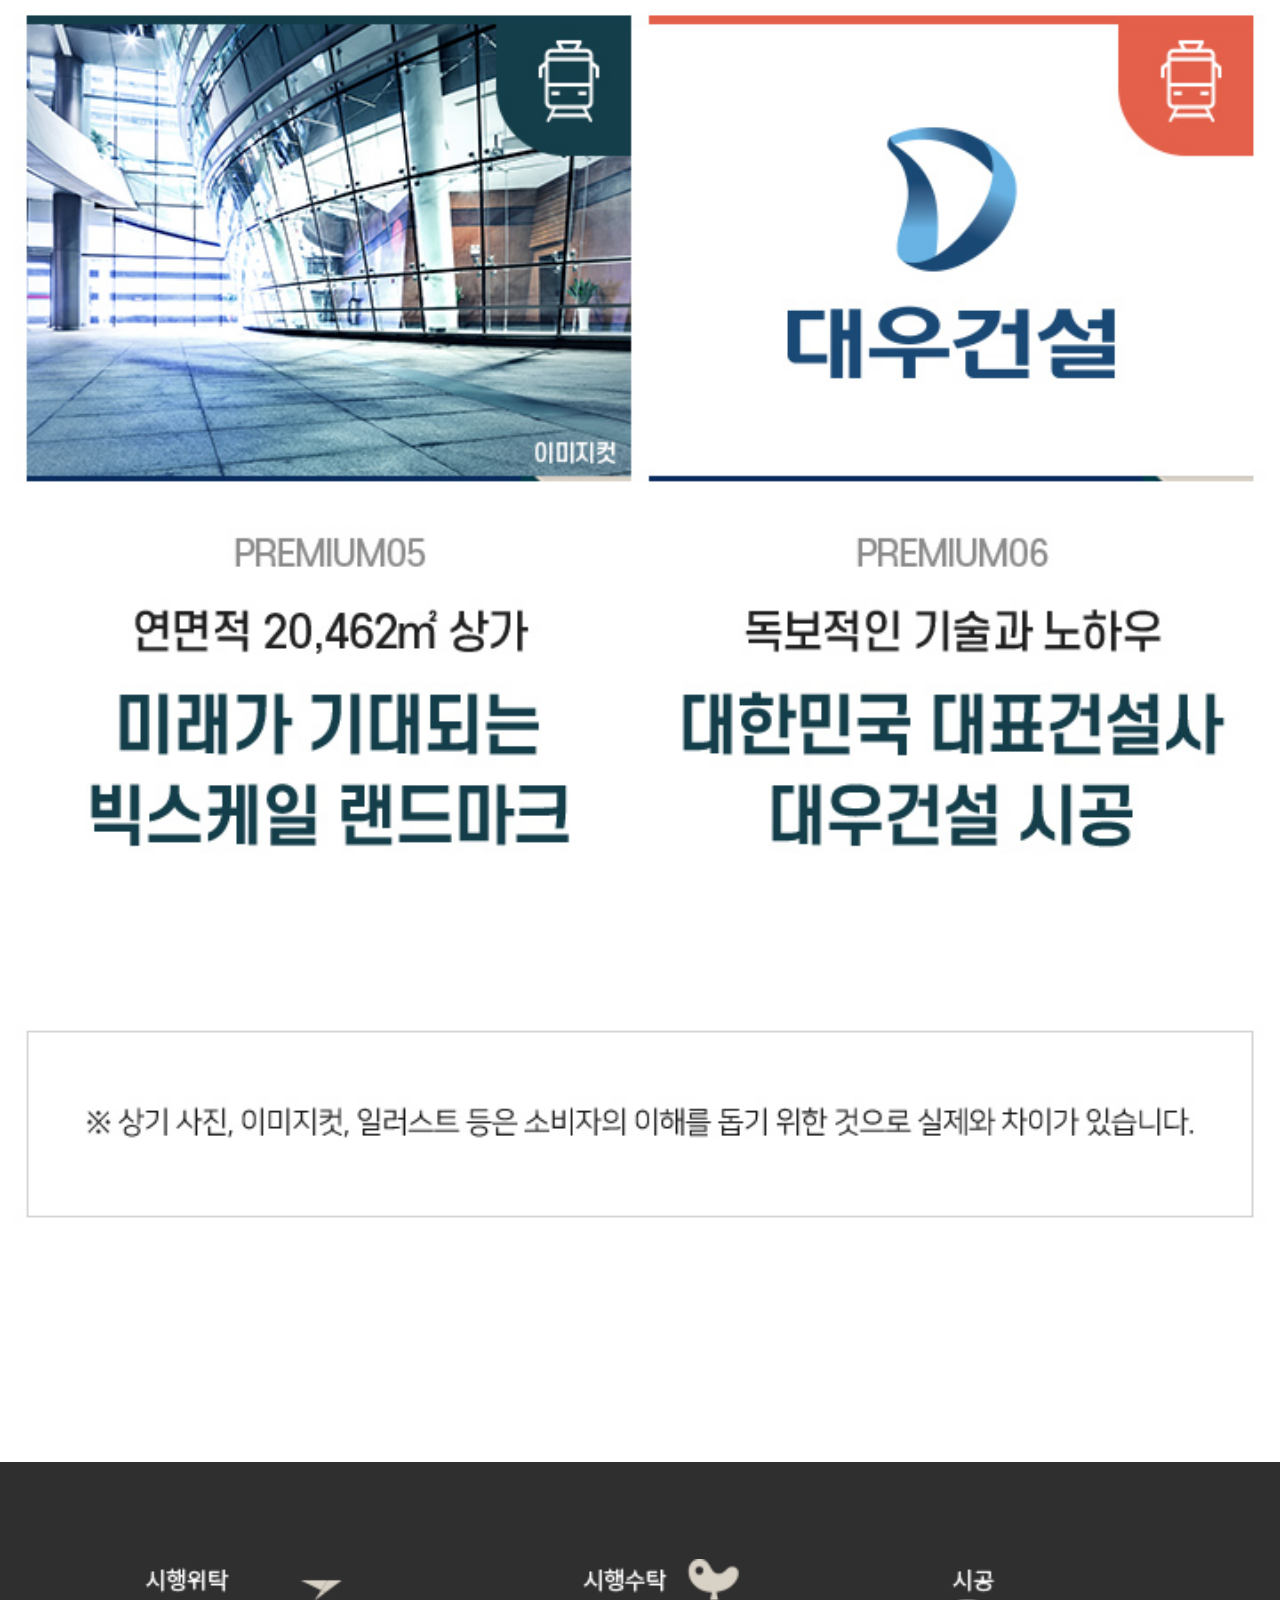
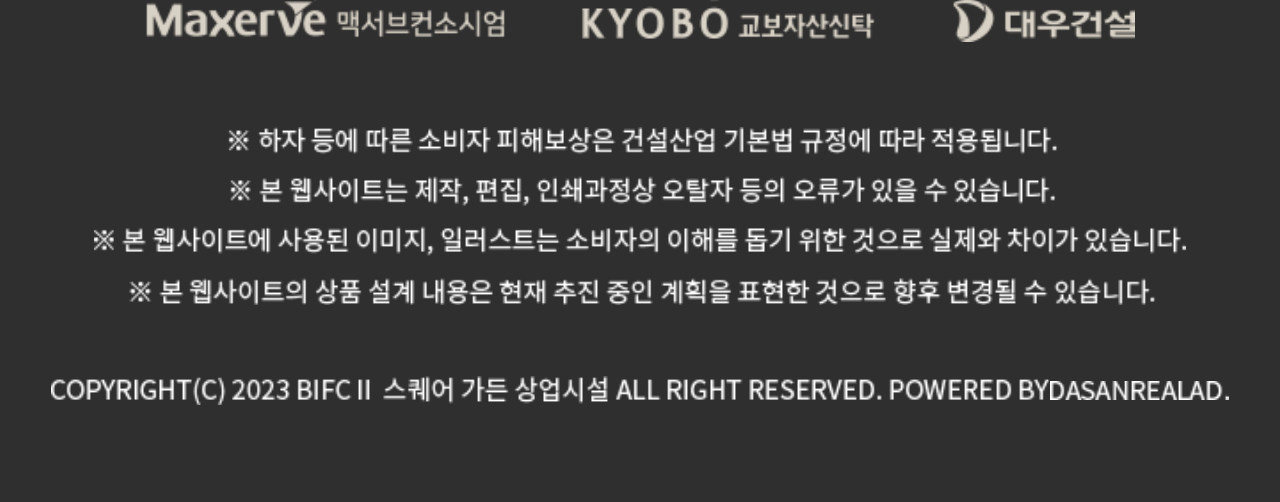
<file: premium.html>
<!DOCTYPE html>
<html lang="ko">
  <head>
    <meta charset="UTF-8" />
    <meta http-equiv="X-UA-Compatible" content="IE=edge" />
    <meta name="viewport" content="width=device-width, initial-scale=1.0" />
    <title>BIFC2</title>
    <meta
      name="description"
      content="국제금융혁신도시를 완성하는 프리미엄 하이라이트 BIFCⅡ 오피스/지식산업센터/지원시설"
    />
    <meta
      name="keywords"
      content="BIFCⅡ 오피스|지식산업센터|지원시설, BIFCⅡ 지식산업센터, BIFC 지식산업센터, BIFC2, bifc2, bifcⅡ"
    />
    <link rel="canonical" href="http://bifc2.co.kr" />
    <meta property="og:type" content="website" />
    <meta property="og:title" content="BIFCⅡ" />
    <meta
      property="og:description"
      content="국제금융혁신도시를 완성하는 프리미엄 하이라이트 BIFCⅡ 오피스|지식산업센터|지원시설"
    />

    <link rel="stylesheet" href="css/reset.css" />
    <link rel="stylesheet" href="css/slick.css" />
    <link rel="stylesheet" href="css/common.css" />
    <link rel="stylesheet" href="css/style.css" />
    <link rel="stylesheet" href="css/sub.css" />

    <meta property="og:image" content="../meta/thumb.jpg" />
    <!-- <link rel="shortcut icon" href="../meta/favicon.ico" /> -->

    <script src="js/jquery-3.6.0.min.js"></script>
    <script src="js/common.js"></script>
    <script src="js/slick.min.js"></script>
    <script src="js/main.js"></script>
  </head>
  <body>
    <!-- wrep -->
    <div class="wrep">
      <!-- header -->
      <header class="header">
        <div class="inner">
          <h1 class="logo">
            <a href="index.html">
              <img src="image/logo.png" alt="로고" class="logo_on" />
              <img src="image/logo_a.png" alt="로고" class="logo_off" />
            </a>
          </h1>

          <div class="header-cont">
            <a href="tel:051-908-8000" class="call">
              <img src="image/call.png" alt="전화" />
            </a>

            <div class="menu">
              <div>
                <span><img src="image/menu_span.png" alt="" /></span>
                <span><img src="image/menu_span.png" alt="" /></span>
                <span><img src="image/menu_span.png" alt="" /></span>
              </div>
            </div>
          </div>
        </div>

        <div class="meun-bar" style="background: url(image/bg_ww.png)">
          <ul
            id="menu-box"
            class="menu-box"
            style="background: url(image/bg_ww.png)"
          >
            <li>
              <a href="planning.html"
                ><img src="image/manu01-01.jpg" alt=""
              /></a>
            </li>
            <li>
              <a href="location.html"
                ><img src="image/manu02-01.jpg" alt=""
              /></a>
            </li>
            <li>
              <a href="premium.html"
                ><img src="image/manu03-01.jpg" alt=""
              /></a>
            </li>
            <li>
              <a href="special_design.html"
                ><img src="image/manu04-01.jpg" alt=""
              /></a>
            </li>
            <!-- <li>
              <a href="contact.html"
                ><img src="image/manu05-01.jpg" alt=""
              /></a>
            </li> -->
            <li>
              <a href="news.html">
                <img src="image/manu06-01.jpg" alt="" />
              </a>
            </li>
            <!-- <li>
              <a href="customer.html"
                ><img src="image/manu07-01.jpg" alt=""
              /></a>
            </li> -->
          </ul>
        </div>

        <!-- <div class="meun-bar">
          <ul id="menu-box" class="menu-box">
            <li>
              <div class="link"></div>
              <ul class="submenu">
                <li><a href=""></a></li>
                <li><a href=""></a></li>
                <li><a href=""></a></li>
                <li><a href=""></a></li>
              </ul>
            </li>
            <li>
              <div class="link"></div>
              <ul class="submenu">
                <li><a href=""></a></li>
                <li><a href=""></a></li>
                <li><a href=""></a></li>
                <li><a href=""></a></li>
              </ul>
            </li>
            <li>
              <div class="link"></div>
              <ul class="submenu">
                <li><a href=""></a></li>
                <li><a href=""></a></li>
                <li><a href=""></a></li>
                <li><a href=""></a></li>
              </ul>
            </li>
            <li>
              <div class="link"></div>
              <ul class="submenu">
                <li><a href=""></a></li>
                <li><a href=""></a></li>
                <li><a href=""></a></li>
                <li><a href=""></a></li>
              </ul>
            </li>
            <li>
              <div class="link"></div>
              <ul class="submenu">
                <li><a href=""></a></li>
                <li><a href=""></a></li>
                <li><a href=""></a></li>
                <li><a href=""></a></li>
              </ul>
            </li>
            <li>
              <div class="link"></div>
              <ul class="submenu">
                <li><a href=""></a></li>
                <li><a href=""></a></li>
                <li><a href=""></a></li>
                <li><a href=""></a></li>
              </ul>
            </li>            
          </ul>
        </div> -->
      </header>

      <section class="sub">
        <div class="sub_top">
          <div class="title">
            <img src="image/sub/title01.png" alt="" class="title01" />
            <img src="image/sub/title02.png" alt="" class="title02" />
            <img src="image/sub/title03.png" alt="" class="title03" />
          </div>
        </div>

        <div class="page_title">
          <img src="image/sub/sub_m_t03-01.png" alt="" />
        </div>

        <div class="page">
          <img src="sub/garden/mo/premium.jpg" alt="프리" />
        </div>
      </section>

      <!-- footer -->
      <footer class="footer">
        <img src="image/foot_item.png" alt="" class="item" />
        <img src="image/foot_title01.png" alt="" class="title01" />

        <div class="desc">
          <img src="image/foot_title02.png" alt="" class="title02" />
          <a
            href="http://dsrealad.co.kr/website/renew/index.html"
            class="title03"
          >
            <img src="image/foot_title03.png" alt=""
          /></a>
        </div>
      </footer>
    </div>
  </body>
</html>
</file>
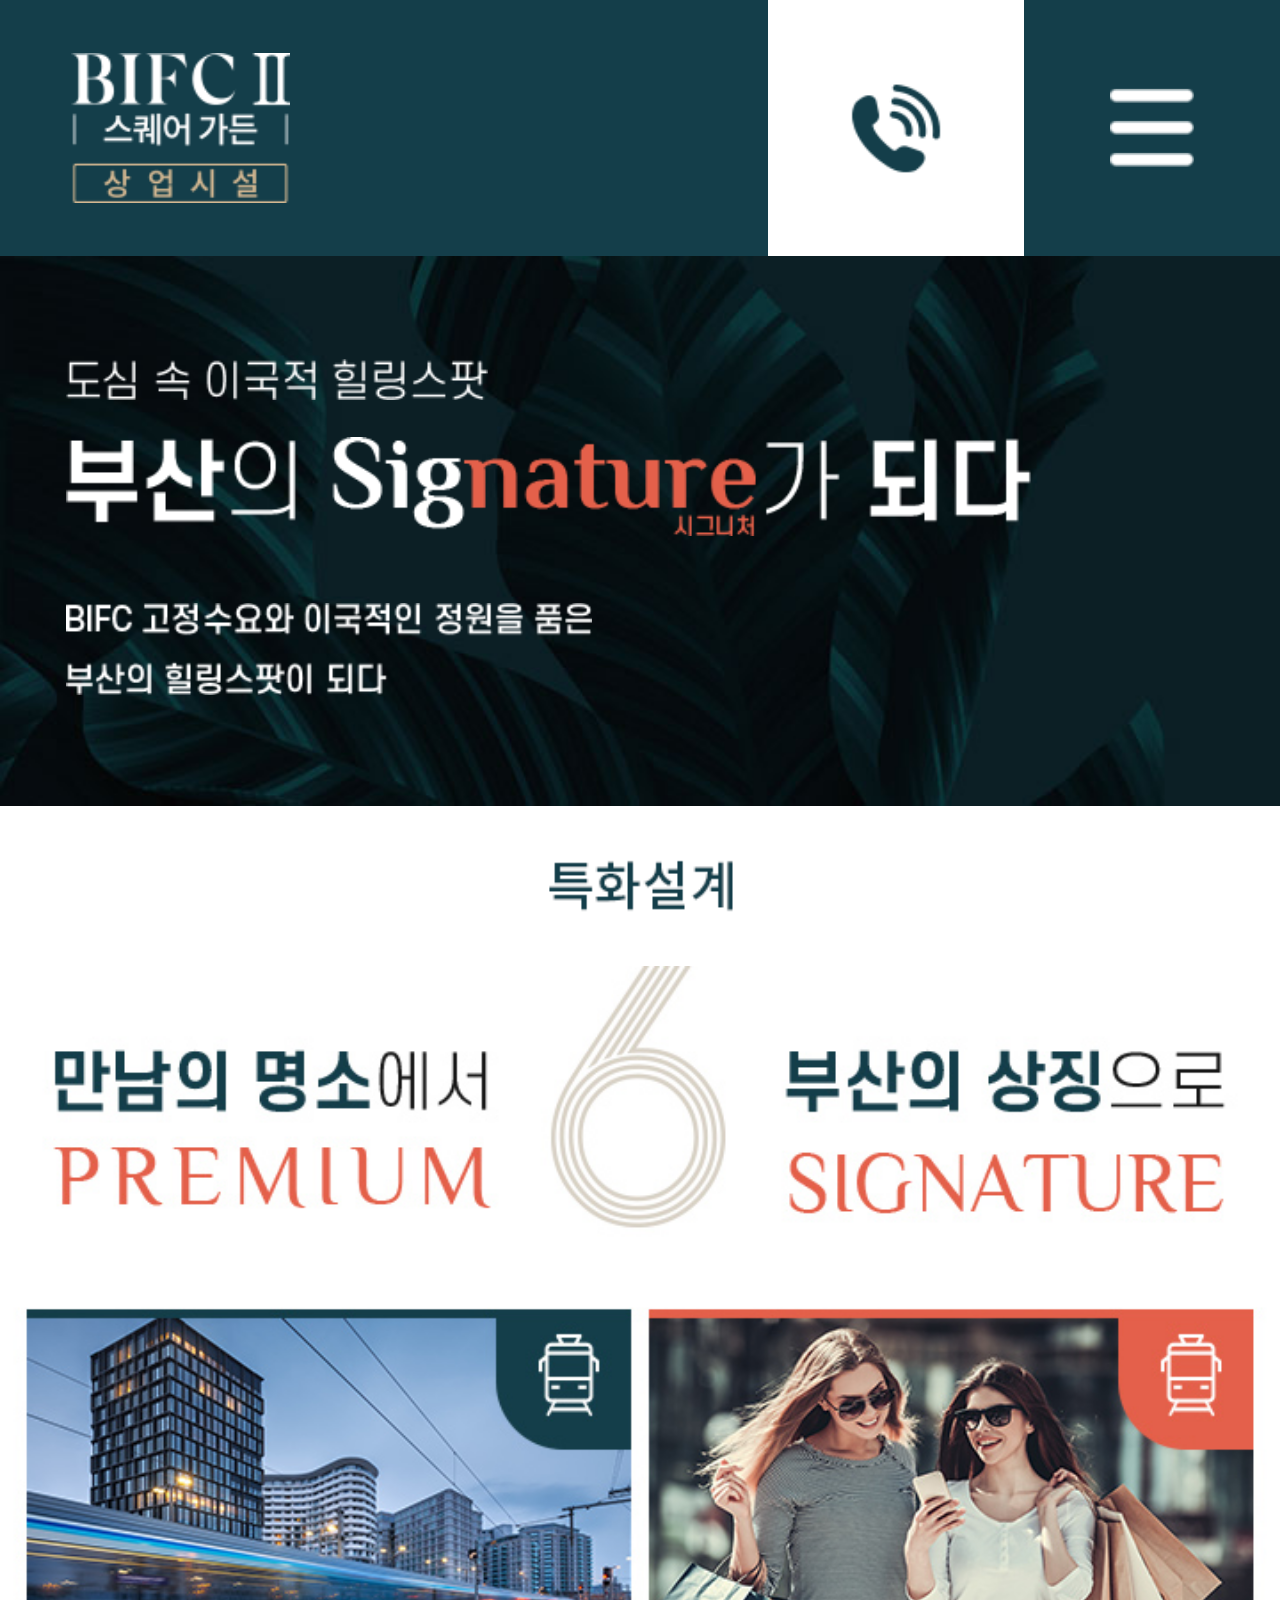
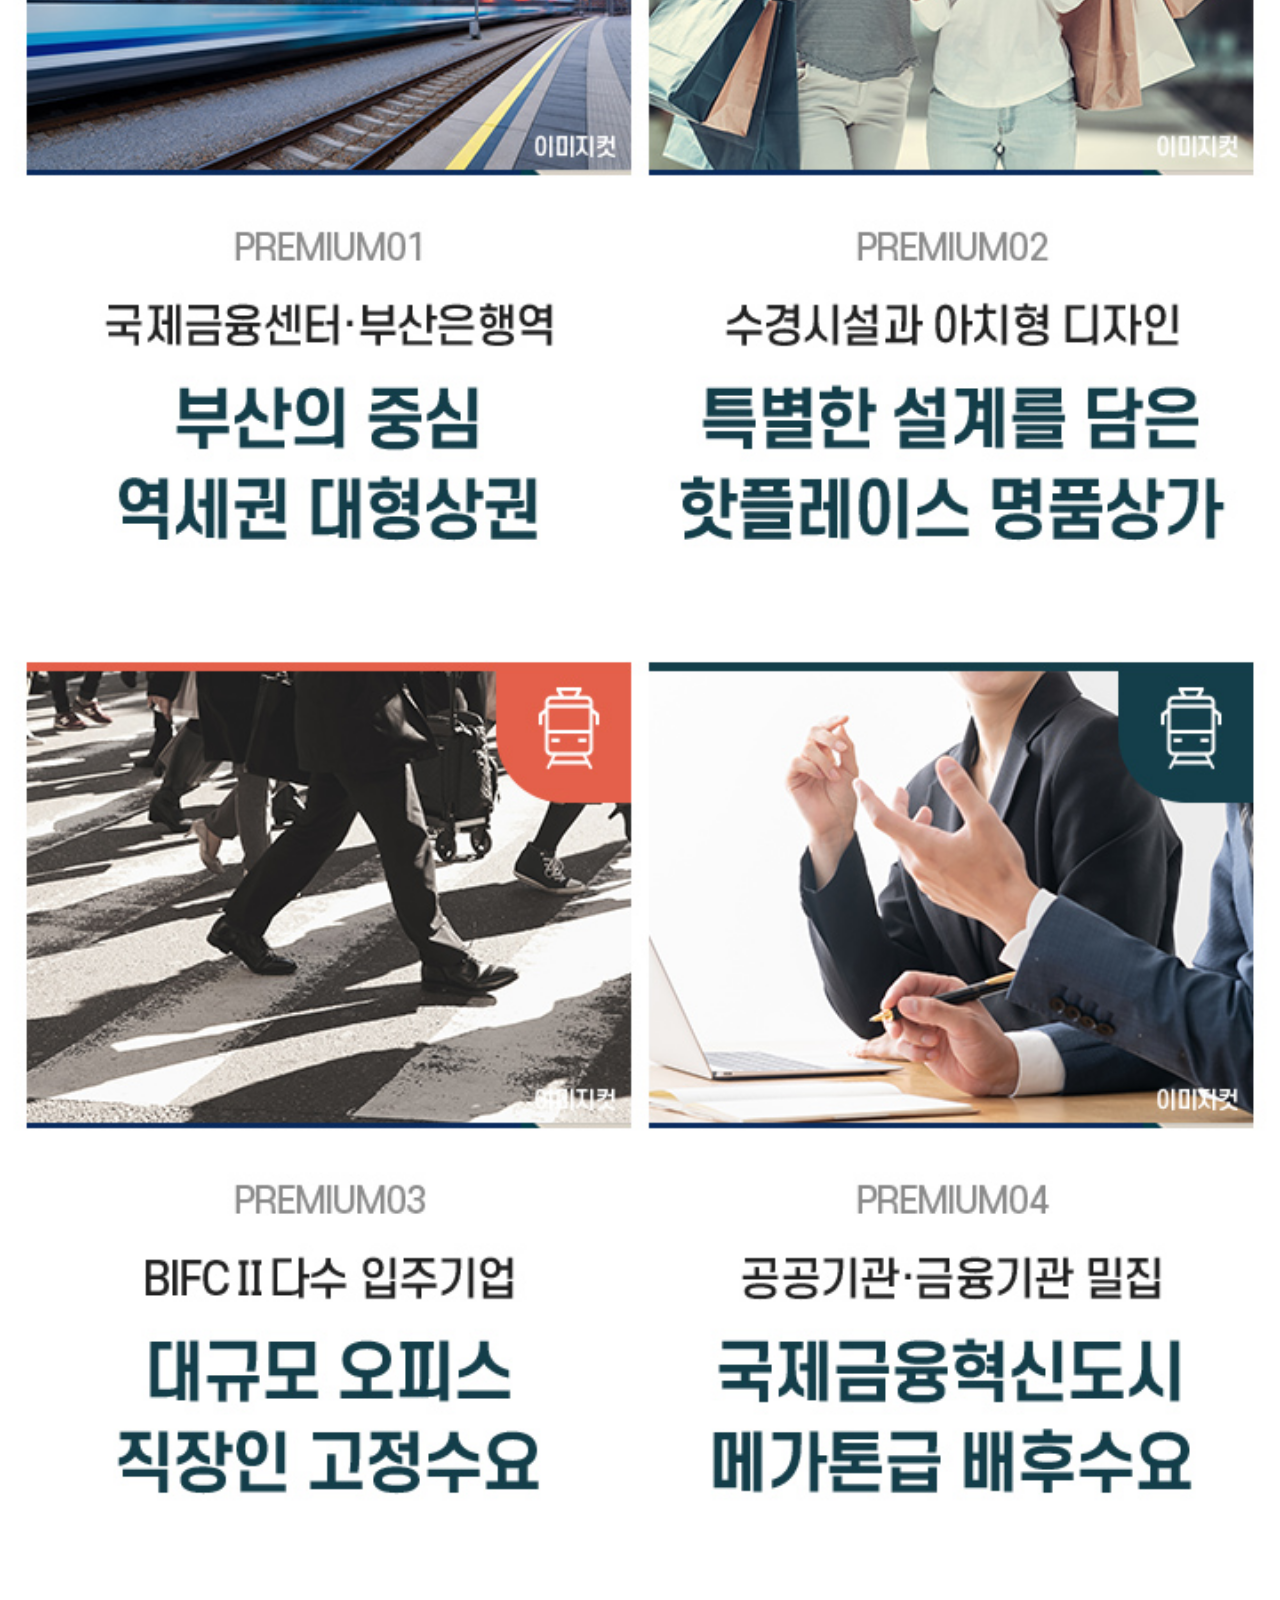
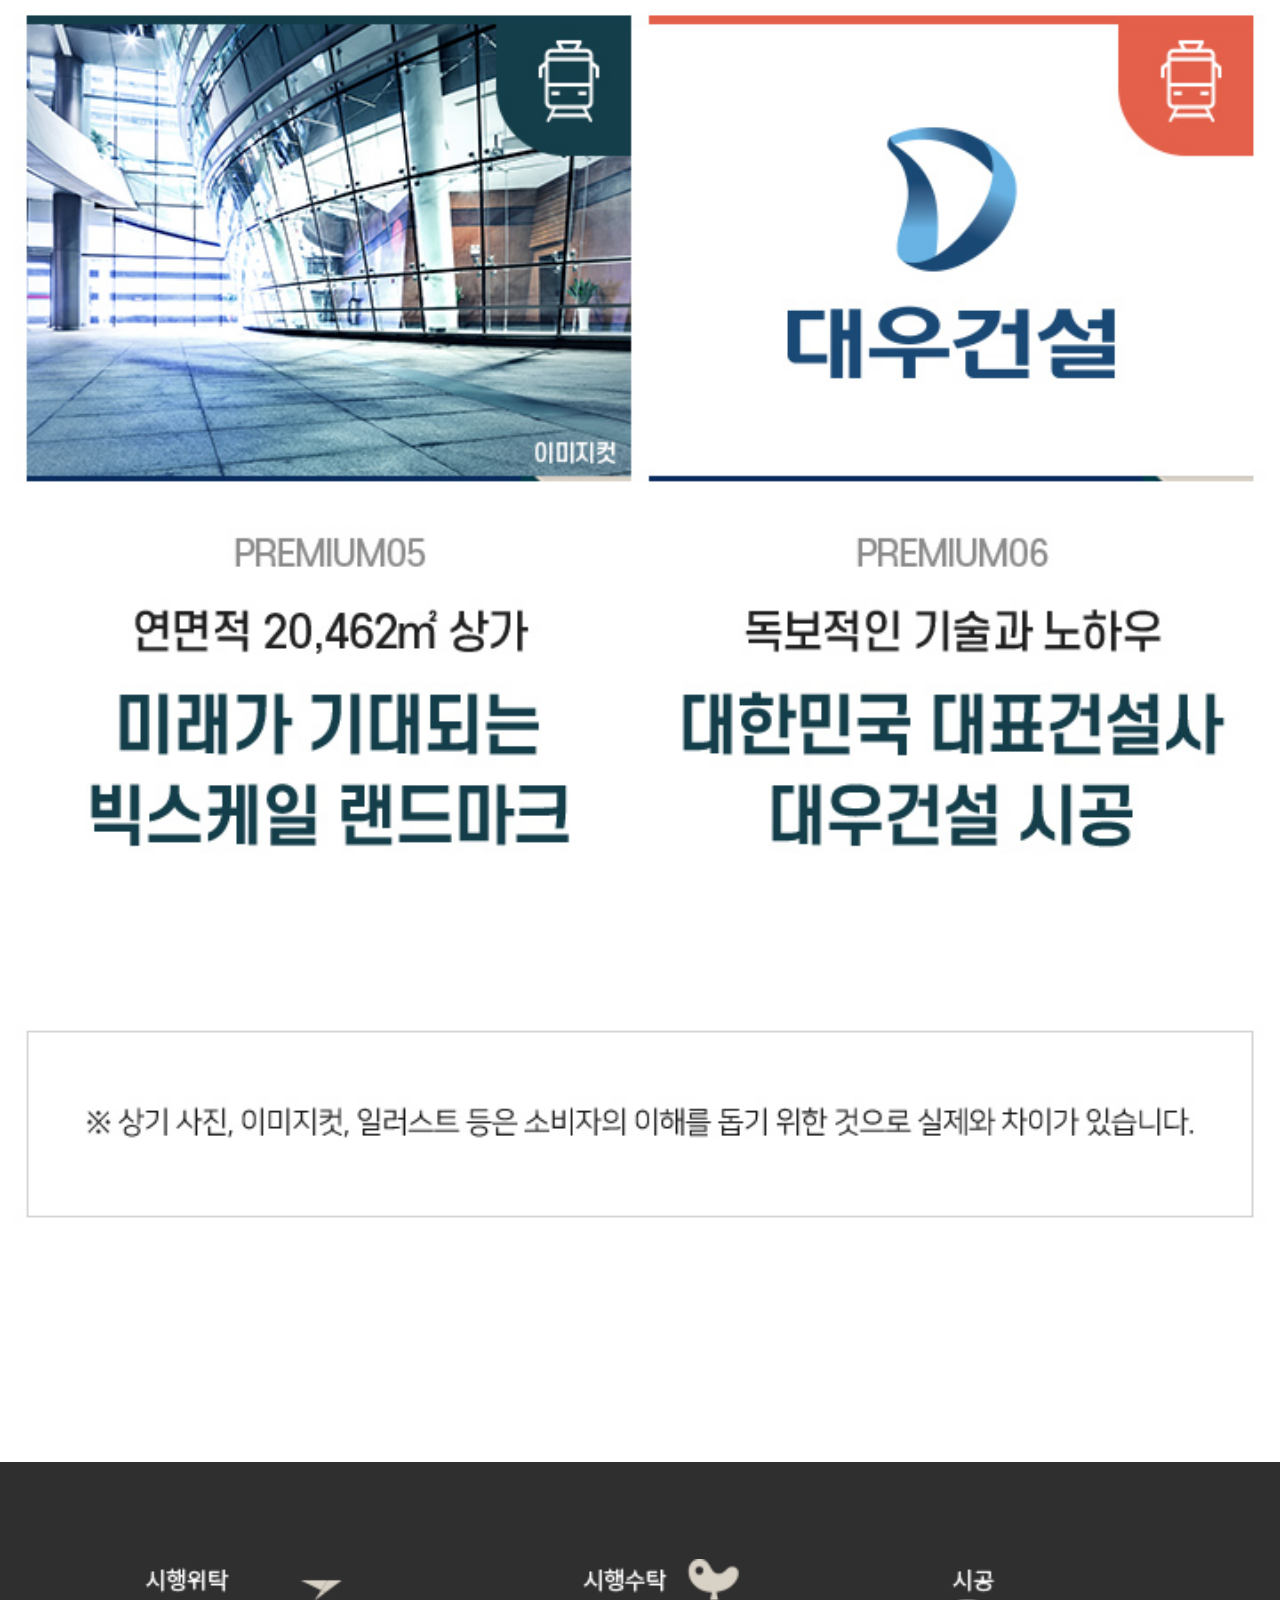
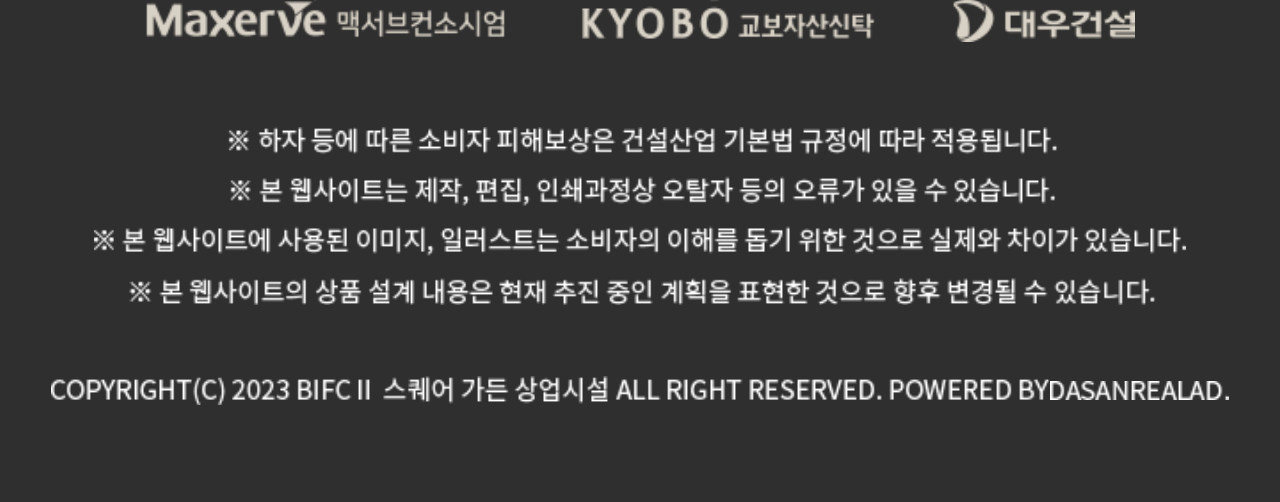
<file: special_design.html>
<!DOCTYPE html>
<html lang="ko">
  <head>
    <meta charset="UTF-8" />
    <meta http-equiv="X-UA-Compatible" content="IE=edge" />
    <meta name="viewport" content="width=device-width, initial-scale=1.0" />
    <title>BIFC2</title>
    <meta
      name="description"
      content="국제금융혁신도시를 완성하는 프리미엄 하이라이트 BIFCⅡ 오피스/지식산업센터/지원시설"
    />
    <meta
      name="keywords"
      content="BIFCⅡ 오피스|지식산업센터|지원시설, BIFCⅡ 지식산업센터, BIFC 지식산업센터, BIFC2, bifc2, bifcⅡ"
    />
    <link rel="canonical" href="http://bifc2.co.kr" />
    <meta property="og:type" content="website" />
    <meta property="og:title" content="BIFCⅡ" />
    <meta
      property="og:description"
      content="국제금융혁신도시를 완성하는 프리미엄 하이라이트 BIFCⅡ 오피스|지식산업센터|지원시설"
    />

    <link rel="stylesheet" href="css/reset.css" />
    <link rel="stylesheet" href="css/slick.css" />
    <link rel="stylesheet" href="css/common.css" />
    <link rel="stylesheet" href="css/style.css" />
    <link rel="stylesheet" href="css/sub.css" />

    <meta property="og:image" content="../meta/thumb.jpg" />
    <!-- <link rel="shortcut icon" href="../meta/favicon.ico" /> -->

    <script src="js/jquery-3.6.0.min.js"></script>
    <script src="js/common.js"></script>
    <script src="js/slick.min.js"></script>
    <script src="js/main.js"></script>
  </head>
  <body>
    <!-- wrep -->
    <div class="wrep">
      <!-- header -->
      <header class="header">
        <div class="inner">
          <h1 class="logo">
            <a href="index.html">
              <img src="image/logo.png" alt="로고" class="logo_on" />
              <img src="image/logo_a.png" alt="로고" class="logo_off" />
            </a>
          </h1>

          <div class="header-cont">
            <a href="tel:051-908-8000" class="call">
              <img src="image/call.png" alt="전화" />
            </a>

            <div class="menu">
              <div>
                <span><img src="image/menu_span.png" alt="" /></span>
                <span><img src="image/menu_span.png" alt="" /></span>
                <span><img src="image/menu_span.png" alt="" /></span>
              </div>
            </div>
          </div>
        </div>

        <div class="meun-bar" style="background: url(image/bg_ww.png)">
          <ul
            id="menu-box"
            class="menu-box"
            style="background: url(image/bg_ww.png)"
          >
            <li>
              <a href="planning.html"
                ><img src="image/manu01-01.jpg" alt=""
              /></a>
            </li>
            <li>
              <a href="location.html"
                ><img src="image/manu02-01.jpg" alt=""
              /></a>
            </li>
            <li>
              <a href="premium.html"
                ><img src="image/manu03-01.jpg" alt=""
              /></a>
            </li>
            <li>
              <a href="special_design.html"
                ><img src="image/manu04-01.jpg" alt=""
              /></a>
            </li>
            <!-- <li>
              <a href="contact.html"
                ><img src="image/manu05-01.jpg" alt=""
              /></a>
            </li> -->
            <li>
              <a href="news.html">
                <img src="image/manu06-01.jpg" alt="" />
              </a>
            </li>
            <!-- <li>
              <a href="customer.html"
                ><img src="image/manu07-01.jpg" alt=""
              /></a>
            </li> -->
          </ul>
        </div>

        <!-- <div class="meun-bar">
          <ul id="menu-box" class="menu-box">
            <li>
              <div class="link"></div>
              <ul class="submenu">
                <li><a href=""></a></li>
                <li><a href=""></a></li>
                <li><a href=""></a></li>
                <li><a href=""></a></li>
              </ul>
            </li>
            <li>
              <div class="link"></div>
              <ul class="submenu">
                <li><a href=""></a></li>
                <li><a href=""></a></li>
                <li><a href=""></a></li>
                <li><a href=""></a></li>
              </ul>
            </li>
            <li>
              <div class="link"></div>
              <ul class="submenu">
                <li><a href=""></a></li>
                <li><a href=""></a></li>
                <li><a href=""></a></li>
                <li><a href=""></a></li>
              </ul>
            </li>
            <li>
              <div class="link"></div>
              <ul class="submenu">
                <li><a href=""></a></li>
                <li><a href=""></a></li>
                <li><a href=""></a></li>
                <li><a href=""></a></li>
              </ul>
            </li>
            <li>
              <div class="link"></div>
              <ul class="submenu">
                <li><a href=""></a></li>
                <li><a href=""></a></li>
                <li><a href=""></a></li>
                <li><a href=""></a></li>
              </ul>
            </li>
            <li>
              <div class="link"></div>
              <ul class="submenu">
                <li><a href=""></a></li>
                <li><a href=""></a></li>
                <li><a href=""></a></li>
                <li><a href=""></a></li>
              </ul>
            </li>            
          </ul>
        </div> -->
      </header>

      <section class="sub">
        <div class="sub_top">
          <div class="title">
            <img src="image/sub/title01.png" alt="" class="title01" />
            <img src="image/sub/title02.png" alt="" class="title02" />
            <img src="image/sub/title03.png" alt="" class="title03" />
          </div>
        </div>

        <div class="page_title">
          <img src="image/sub/sub_m_t04-01.png" alt="" />
        </div>

        <div class="page">
          <img src="sub/garden/mo/premium.jpg" alt="스페셜" />
        </div>
      </section>

      <!-- footer -->
      <footer class="footer">
        <img src="image/foot_item.png" alt="" class="item" />
        <img src="image/foot_title01.png" alt="" class="title01" />

        <div class="desc">
          <img src="image/foot_title02.png" alt="" class="title02" />
          <a
            href="http://dsrealad.co.kr/website/renew/index.html"
            class="title03"
          >
            <img src="image/foot_title03.png" alt=""
          /></a>
        </div>
      </footer>
    </div>
  </body>
</html>
</file>
<file: css/common.css>
@import url("https://fonts.googleapis.com/css2?family=Noto+Sans+KR:wght@300;400;500;700;900&display=swap");
/* font-family: 'Noto Sans KR', sans-serif; */
/* Light 300 */
/* Regular 400 */
/* Medium 500 */
/* Bold 700 */
/* Black 900 */

@import url("https://fonts.googleapis.com/css2?family=Gulzar&display=swap");
/* font-family: 'Gulzar', serif; */

/* ani */
@keyframes load_R {
  0% {
    transform: translateX(-30px);
    opacity: 0;
  }
  100% {
    transform: translateX(-0);
    opacity: 1;
  }
}
@keyframes load_L {
  0% {
    transform: translatex(30px);
    opacity: 0;
  }
  100% {
    transform: translatex(-0);
    opacity: 1;
  }
}
@keyframes load_B_T {
  0% {
    margin-bottom: 30px;
    opacity: 0;
  }
  100% {
    margin-bottom: 0;
    opacity: 1;
  }
}
@keyframes load_H {
  0% {
    transform: translateY(50px);
    opacity: 0;
  }
  100% {
    transform: translateY(0);
    opacity: 1;
  }
}
@keyframes load_bg {
  0% {
    bottom: 0;
    opacity: 0;
  }
  100% {
    bottom: 35%;
    opacity: 1;
  }
}

/* scroll Event */
.ani {
  opacity: 0;
  transform: translateY(35px);
  transition: all 1s;
}
.ani-T {
  opacity: 0;
  transform: translateY(-35px);
  transition: all 1s;
}
.ani-L {
  opacity: 0;
  transform: translateX(-35px);
  transition: all 1s;
}
.ani-R {
  opacity: 0;
  transform: translateX(35px);
  transition: all 1s;
}

.ani-in {
  opacity: 1;
  transform: translateY(0);
}
.ani-in-T {
  opacity: 1;
  transform: translateY(0);
}
.ani-in-L {
  opacity: 1;
  transform: translateX(0);
}
.ani-in-R {
  opacity: 1;
  transform: translateX(0);
}

.t-delay0_1 {
  transition-delay: 0.1s;
}
.t-delay0_2 {
  transition-delay: 0.2s;
}
.t-delay0_3 {
  transition-delay: 0.3s;
}
.t-delay0_4 {
  transition-delay: 0.4s;
}
.t-delay0_5 {
  transition-delay: 0.5s;
}
.t-delay0_6 {
  transition-delay: 0.6s;
}
.t-delay0_7 {
  transition-delay: 0.7s;
}
.t-delay0_8 {
  transition-delay: 0.8s;
}
.t-delay0_9 {
  transition-delay: 0.9s;
}
.t-delay1 {
  transition-delay: 1s;
}

/* wrap */
html {
  font-family: "Noto Sans KR", sans-serif;
  scroll-behavior: smooth;
}
body {
  color: #000;
}
.wrep {
  width: 100%;
  position: relative;
  margin: auto;
  overflow: hidden;
}
section {
  position: relative;
  overflow: hidden;
  width: 100vw;
}
a {
  text-decoration: none;
  color: #000;
}

/* header */
.header {
  width: 100%;
  height: 20vw;
  position: fixed;
  left: 0;
  top: 0;
  z-index: 1000;
  background: url("../image/bg_gg.png");
}
.header .inner {
  width: 100%;
  height: 100%;
  display: flex;
  justify-content: space-between;
  align-items: center;
}
.header .logo {
  width: 17.0833vw;
  height: 11.6667vw;
  margin-left: 5.5556vw;
}
.header .logo a {
  width: 100%;
  height: 100%;
  position: relative;
}
.header .logo a img {
  width: 17.0833vw;
  height: 11.6667vw;
  position: absolute;
  top: 0;
  left: 0;
}
.header .logo a img.logo_on {
  opacity: 1;
}
.header .logo a img.logo_off {
  opacity: 0;
}
.header-cont .call,
.header .logo,
.header-cont .menu {
  position: relative;
  z-index: 10000;
}
.header-cont {
  width: 40vw;
  height: 100%;
  display: flex;
  justify-content: center;
  align-items: center;
}
.header-cont .call,
.header-cont .menu {
  /* width: 50%; */
}
.header-cont .call {
  width: 20vw;
  /* margin-left: 5.55vw; */
  display: block;
}
.header-cont .call img {
  width: 100%;
}

.header-cont .menu {
  width: 20vw;
  height: 100%;
  display: flex;
  justify-content: center;
  align-items: center;
  flex-direction: column;
  cursor: pointer;
  background: url("../image/bg_gg.png");
}
.header-cont .menu div {
  width: 6.5278vw;
  height: 5vw;
  position: relative;
}
.header-cont .menu span {
  width: 6.5278vw;
  height: 1.1111vw;
  position: absolute;
  transition: 0.3s;
  transform: translateY(-50%);
}
.header-cont .menu span img {
  width: 100%;
  height: 100%;
  display: block;
}
.header-cont .menu span:nth-child(1) {
  top: 0;
}
.header-cont .menu span:nth-child(2) {
  top: 50%;
}
.header-cont .menu span:nth-child(3) {
  top: 100%;
}
.header-cont .menu.active span {
  width: 8vw;
  height: 0.5vw;
}
.header-cont .menu.active span:nth-child(2) {
  width: 0;
  opacity: 0;
}
.header-cont .menu.active span:nth-child(1) {
  transform: rotate(45deg) translateY(-50%);
  top: 50%;
}
.header-cont .menu.active span:nth-child(3) {
  transform: rotate(-45deg) translateY(-50%);
  top: 50%;
}
.header-cont .menu.active {
  background: url("../image/bg_ww.png");
}
.header-cont .menu.active span img {
  filter: invert(100%);
}
.header .logo a img.logo_off.active {
  opacity: 1;
}
/* bon hrader st */
.meun-bar {
  width: 100%;
  height: 100vh;
  position: fixed;
  right: 0;
  top: 0;
  transform: translateY(-100%);
  transition: 0.3s;
  opacity: 0;
  background: url("../image/bg_ww.png");
}
.meun-bar.active {
  width: 100%;
  height: 100vh;
  transform: translateY(0);
  opacity: 1;
  background: url("../image/bg_ww.png");
}
.menu-box {
  width: 100%;
  margin-top: 20vw;
}
.menu-box li {
  width: 100vw;
  /* border-bottom: 1px solid #ccc; */
}
.menu-box li:nth-child(1) {
  /* border-top: 1px solid #ccc; */
}
.menu-box li a {
  width: 100%;
  height: 100%;
  /* padding: 5vw 11vw; */
  font-size: 4vw;
  font-weight: 600;
  display: block;
}
.menu-box li a img {
  width: 100%;
}

.menu-box .link {
  cursor: pointer;
  display: block;
  padding: 4vw 10vw;
  font-size: 4.5vw;
  font-weight: 700;
  border-bottom: 1px solid rgba(204, 204, 204, 0.5);
  position: relative;
  transition: all 0.4s ease;
}
.menu-box li:nth-child(1) .link {
}
.submenu {
  display: none;
  background: #143e4a;
}
.submenu li {
  width: 100%;
  height: 100%;
}
.submenu li a {
  width: 100%;
  height: 100%;
  display: block;
  text-decoration: none;
  color: #f8e7db;
  font-size: 3.8vw;
  /* padding: 4vw 4vw 4vw 11vw; */
  transition: all 0.25s ease;
}
/* bon hrader en */

/* footer */
.footer {
  height: 50vw;
  background: url("../image/bg_gw.png");

  display: flex;
  justify-content: center;
  align-items: center;
  flex-direction: column;
}
.footer img {
  display: block;
}

.footer img.item {
  width: 77.3611vw;
}
.footer img.title01 {
  width: 85.2778vw;
  margin: 6.6667vw 0 5.5556vw;
}
.footer .desc {
  width: 92.3611vw;
  display: flex;
  justify-content: center;
  align-items: center;
}
.footer .desc img.title02 {
  width: 78vw;
}
.footer .desc a.title03 {
  width: 14vw;
}
.footer .desc a.title03 img {
  width: 100%;
}
</file>
<file: css/style.css>
.sec01 {
  height: 136vw;
  margin-top: 20vw;
}
.visual .v_contents {
  width: 100%;
  height: 114vw;
  background: url("../image/visual_bg.png") no-repeat center center;
  background-size: cover;
  animation: load_bg 2s both;
}
.visual .desc {
}
.visual .desc .item {
  height: 11vw;
}
.visual .desc .item img {
  height: 11vw;
}
.visual .desc .item.item01 {
  animation: load_bg 2s both;
  animation-delay: 0.5s;
}
.visual .desc .item.item01 img {
  width: 100%;
  height: 100%;
  display: block;
}

.visual .desc div {
  width: 100%;
  display: flex;
  justify-content: center;
  align-items: center;
}
.visual .desc div a {
  width: 50%;
}
.visual .desc div a img {
  width: 100%;
  display: block;
}
.visual .desc div a.item02 {
  animation: load_R 2s both;
  animation-delay: 0.5s;
}
.visual .desc div a.item03 {
  animation: load_L 2s both;
  animation-delay: 0.5s;
}

/* premium */
.premium {
  height: 138vw;

  display: flex;
  justify-content: center;
  align-items: center;
  background: url("../image/bg_ww.png");
}
.premium .inner {
  width: 84.444vw;
  height: 112vw;
  display: flex;
  justify-content: space-between;
  align-items: center;
  flex-direction: column;
}
.premium .inner .title {
  width: 100%;
}
.premium .inner .title img {
  width: 100%;
}

.pr_cont {
  width: 100%;
  height: 84.4444vw;
  position: relative;
  /* background: pink; */
}
.pr_cont .pr_arrow {
  width: 8vw;
  position: absolute;
  top: 50%;
  transform: translateY(-50%);
  z-index: 100;
}
.pr_cont .pr_arrow.pr_p {
  left: -5%;
}
.pr_cont .pr_arrow.pr_n {
  right: -5%;
}

.pr_slider {
  width: 100%;
  height: 84.4444vw;
}
.pr_slider div {
  width: 100%;
}
.pr_slider div img {
  width: 99.89%;
  display: block;
}

/* location */
.location {
  height: 123.6111vw;
  background: url("../image/location_bg.png") no-repeat center top;
  background-size: cover;
}
.location .inner {
  width: 88vw;
  height: 84.0278vw;
  margin: 15vw auto 0;
  display: flex;
  justify-content: space-between;
  align-items: center;
  flex-direction: column;
}
.location .inner .title {
  text-align: center;
}
.location .inner .title img {
}
.location .inner .title img.title01 {
  width: 48.8889vw;
}
.location .inner .title img.title02 {
  width: 100%;
  margin: 2.2222vw 0 4.0278vw;
}
.location .inner .title img.title03 {
  width: 63.3333vw;
}

.lo_cont {
  width: 84.444vw;
  position: relative;
}
.lo_cont a.rolling_cont {
  position: absolute;
  top: 0;
  right: 5px;
}
.lo_cont a.rolling_cont img {
  position: absolute;
  left: 50%;
  top: 50%;
  transform: translate(-50%, -50%);
  z-index: 100;
}
.lo_cont a.rolling_cont img.rolling_t {
  width: 14.3056vw;
  animation: rolling 90s infinite;
}
.lo_cont a.rolling_cont img.rolling_arrow {
  width: 2.7778vw;
  height: 3.3333vw;
  transform: translate(-30%, -50%);
}
@keyframes rolling {
  0% {
    transform: translate(-50%, -50%) rotate(0);
  }
  100% {
    transform: translate(-50%, -50%) rotate(3600deg);
  }
}

.lo_slider {
  width: 100%;
  position: relative;
}
.lo_slider div {
  width: 100%;
}
.lo_slider div img {
  width: 100%;
}

.lo_slider .slick-dots {
  position: absolute;
  left: 50%;
  bottom: -11vw;
  transform: translateX(-50%);
  display: flex;
  justify-content: center;
  align-items: center;
}
.lo_slider .slick-dots li {
  width: 2.7778vw;
  height: 2.7778vw;
  background: url("../image/dots_no.png") no-repeat center center;
  background-size: cover;
  transition: 0.3s;
  margin: 0 1.6vw;
  border-radius: 50%;
}
.lo_slider .slick-dots li.slick-active {
  background: url("../image/dots_a.png") no-repeat center center;
}
.lo_slider .slick-dots li button {
  display: none;
}

/* contact */
.contact {
  height: 138.8889vw;
  background: url("../image/contact_bg.png") no-repeat center top;
  background-size: cover;
}
.contact .inner {
  width: 93.6111vw;
  margin: 15vw auto 0;
}
.contact .inner .title {
}
.contact .inner .title img {
  display: block;
  margin: 0 auto;
}
.contact .inner .title img.title01 {
  width: 50vw;
}
.contact .inner .title img.title02 {
  width: 34vw;
  margin: 5.5556vw auto 2.7778vw;
}
.contact .inner .title img.title03 {
  width: 71.3889vw;
  margin: 0 auto 6.5278vw;
}

.map_cont {
  width: 100%;
}
.map_cont img {
}
.map_cont img.map {
  width: 100%;
}
.map_cont img.title04 {
  width: 52vw;
  margin: 6.9444vw auto 5.5556vw;
  display: block;
}

.map_link {
  width: 86vw;
  margin: 0 auto;
  display: flex;
  justify-content: space-between;
  align-items: center;
  /* border: 1px solid white; */
}
.map_link a.link {
  width: 40vw;
}
.map_link a.link.contact_naver {
}
.map_link a.link.contact_kakao {
}
.map_link a.link img {
  width: 100%;
}
</file>
<file: css/sub.css>
.sub {
  margin-top: 20vw;
  background: url("../image/bg_ww.png");
}
.sub_top {
  width: 100%;
  height: 43vw;
  background: url("../image/sub/sub_bg.jpg") no-repeat center center;
  background-size: cover;
  animation: load_bg 2s both;
}
.sub_top .title {
  padding: 8.0556vw 0 0 5.1389vw;
}
.sub_top .title img {
}
.sub_top .title img.title01 {
  width: 33vw;
}
.sub_top .title img.title02 {
  width: 75.4167vw;

  margin: 2.7778vw 0 5.1389vw;
}
.sub_top .title img.title03 {
  width: 41.1111vw;
}

.sub .page_title {
  width: 100vw;
  animation: load_bg 2s both;
  animation-delay: 0.3s;
}
.sub .page_title img {
  width: 100%;
  display: block;
}

.sub .page {
  width: 100vw;
  animation: load_bg 2s both;
  animation-delay: 0.5s;
}
.sub .page img {
  width: 100%;
}

/* 43.0556vw */
</file>
